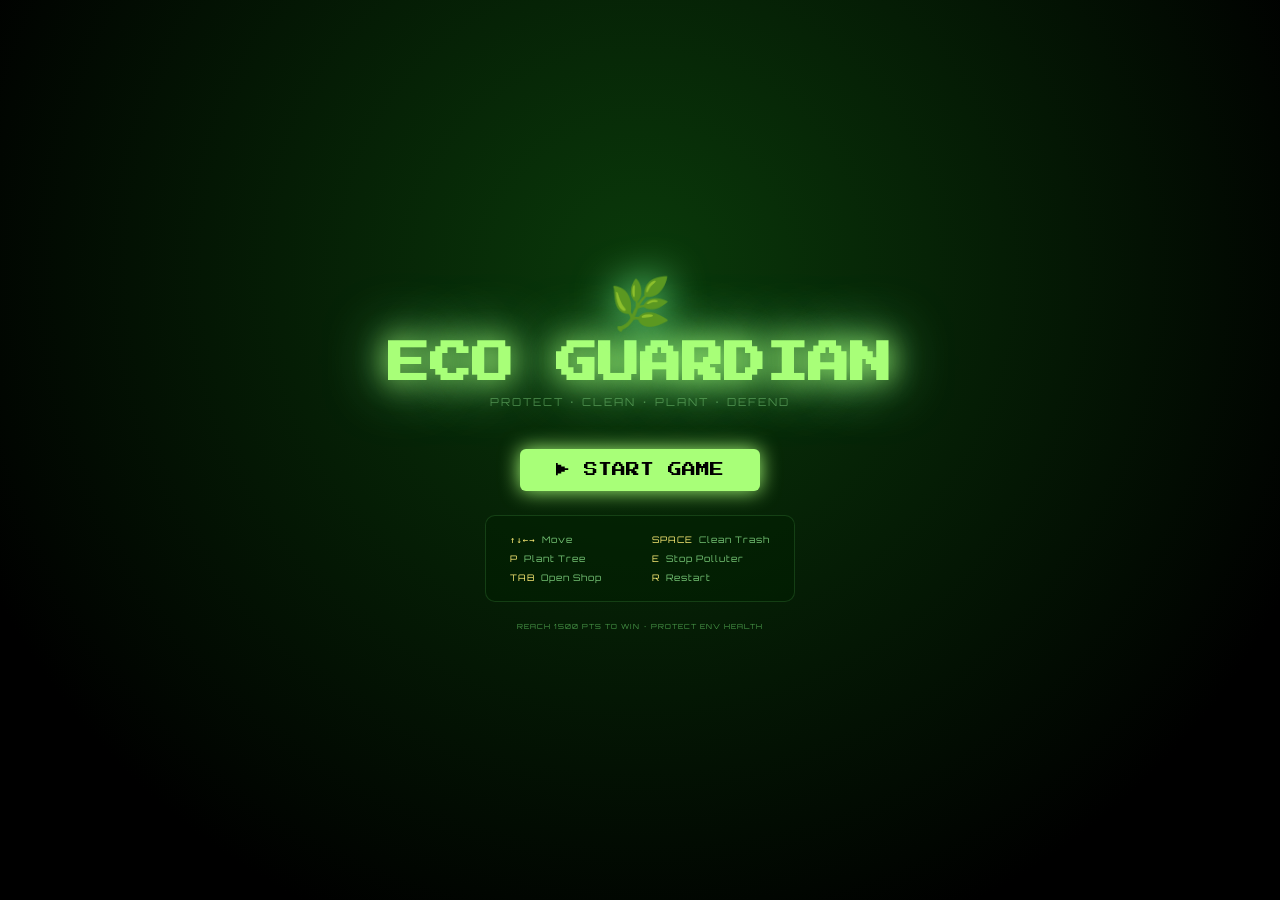
<file: game.html>
<!DOCTYPE html>
<html lang="en">
<head>
<meta charset="UTF-8">
<title>🌿 Eco Guardian</title>
<link href="https://fonts.googleapis.com/css2?family=Press+Start+2P&family=Orbitron:wght@400;700;900&display=swap" rel="stylesheet">
<style>
*{margin:0;padding:0;box-sizing:border-box}
:root{
  --green:#a8ff78;--dark-green:#0a1f0a;--mid-green:#3a9a3a;
  --yellow:#ffee77;--red:#ff4444;--blue:#78c0ff;
}
html,body{width:100%;height:100%;overflow:hidden;background:#000}
body{
  display:flex;flex-direction:column;align-items:center;justify-content:center;
  font-family:'Orbitron',monospace;
  background:radial-gradient(ellipse at 50% 0%,#0a2f0a,#000 70%);
}

/* TITLE SCREEN */
#titleScreen{
  position:fixed;inset:0;z-index:100;
  display:flex;flex-direction:column;align-items:center;justify-content:center;
  background:radial-gradient(ellipse at 50% 30%,#0a3a0a,#000 80%);
}
#titleScreen h1{
  font-family:'Press Start 2P',monospace;
  font-size:clamp(20px,4vw,42px);
  color:var(--green);
  text-shadow:0 0 30px var(--green),0 0 60px #78ff95;
  margin-bottom:10px;
  animation:pulse 2s ease-in-out infinite;
}
@keyframes pulse{0%,100%{text-shadow:0 0 30px var(--green),0 0 60px #78ff95}50%{text-shadow:0 0 60px var(--green),0 0 120px #78ff95,0 0 200px #a8ff7844}}
#titleScreen p{color:#78c87888;font-size:11px;letter-spacing:2px;margin-bottom:40px}
.startBtn{
  font-family:'Press Start 2P',monospace;font-size:14px;
  color:#000;background:var(--green);
  border:none;padding:14px 36px;border-radius:6px;cursor:pointer;
  box-shadow:0 0 20px var(--green);
  animation:bounce 1s ease-in-out infinite alternate;
  transition:transform 0.1s;
}
.startBtn:hover{transform:scale(1.08)}
@keyframes bounce{from{transform:translateY(0)}to{transform:translateY(-6px)}}
.titleInstructions{
  margin-top:30px;display:grid;grid-template-columns:1fr 1fr;gap:8px 24px;
  border:1px solid #4a9a4a44;border-radius:10px;padding:18px 24px;
  background:rgba(0,30,0,0.5);
}
.titleInstructions div{font-size:9px;color:#78c878;letter-spacing:1px}
.titleInstructions span{color:var(--yellow);margin-right:6px}

/* GAME WRAPPER */
#gameWrapper{
  display:none;flex-direction:column;align-items:center;
  width:100%;
}

/* TOP HUD */
#topHud{
  display:flex;gap:10px;align-items:stretch;margin-bottom:8px;
  width:760px;max-width:100vw;
}
.hudPanel{
  background:rgba(0,20,0,0.85);
  border:1px solid #4a9a4a55;border-radius:8px;
  padding:6px 12px;
  font-size:9px;color:var(--green);
  text-shadow:0 0 6px #78ff95;
  display:flex;flex-direction:column;align-items:center;justify-content:center;
  gap:3px;
}
.hudPanel .label{font-size:7px;color:#4a9a4a;letter-spacing:1px}
.hudPanel .val{font-size:12px;font-weight:900;color:var(--green)}
#healthPanel{flex:2}
#healthBarWrap{width:100%;height:12px;background:#0a2a0a;border-radius:20px;overflow:hidden;border:1px solid #3a7a3a}
#healthBar{height:100%;width:100%;border-radius:20px;transition:width .3s,background .4s;box-shadow:0 0 8px var(--green)}
#comboDisplay{flex:1;position:relative}
#comboText{font-family:'Press Start 2P',monospace;font-size:18px;color:var(--yellow);text-shadow:0 0 20px var(--yellow);transition:transform 0.1s}

/* CANVAS AREA */
#canvasArea{position:relative}
canvas{display:block;border-radius:10px;border:1px solid #4a9a4a55;box-shadow:0 0 40px #0a3a0a}
#overlayCanvas{position:absolute;top:0;left:0;pointer-events:none;border-radius:10px}

/* SHOP */
#shopPanel{
  position:absolute;top:0;left:0;width:100%;height:100%;
  background:rgba(0,10,0,0.92);border-radius:10px;
  display:none;flex-direction:column;align-items:center;justify-content:center;
  z-index:20;
}
#shopPanel h2{font-family:'Press Start 2P',monospace;font-size:16px;color:var(--green);margin-bottom:20px;text-shadow:0 0 20px var(--green)}
.shopGrid{display:grid;grid-template-columns:1fr 1fr 1fr;gap:12px;padding:0 20px}
.shopItem{
  background:rgba(0,40,0,0.8);border:1px solid #4a9a4a;border-radius:8px;
  padding:14px;cursor:pointer;transition:all 0.2s;text-align:center;
}
.shopItem:hover{border-color:var(--green);box-shadow:0 0 12px #78ff9544;transform:translateY(-2px)}
.shopItem.maxed{border-color:#555;opacity:0.5;cursor:not-allowed}
.shopItem .sIcon{font-size:24px;margin-bottom:8px}
.shopItem .sName{font-size:8px;color:var(--green);letter-spacing:1px;margin-bottom:4px}
.shopItem .sDesc{font-size:7px;color:#4a9a4a;margin-bottom:8px;line-height:1.4}
.shopItem .sCost{font-size:9px;color:var(--yellow);font-family:'Press Start 2P',monospace}
.shopItem .sLevel{font-size:7px;color:#78c878;margin-top:4px}
#shopClose{
  margin-top:20px;font-family:'Press Start 2P',monospace;font-size:10px;
  color:#000;background:var(--green);border:none;padding:10px 24px;
  border-radius:6px;cursor:pointer;box-shadow:0 0 12px var(--green);
}

/* BOTTOM HUD */
#bottomHud{
  display:flex;gap:8px;margin-top:8px;flex-wrap:wrap;justify-content:center;width:760px;max-width:100vw;
}
.keyBtn{
  background:rgba(0,30,0,0.8);border:1px solid #4a9a4a;border-radius:6px;
  padding:5px 12px;font-size:9px;color:var(--green);cursor:pointer;
  transition:all 0.15s;position:relative;overflow:hidden;
  min-width:80px;text-align:center;
}
.keyBtn:hover{border-color:var(--green);box-shadow:0 0 8px #78ff9544}
.keyBtn .kKey{display:block;font-family:'Press Start 2P',monospace;font-size:8px;color:var(--yellow);margin-bottom:2px}
.keyBtn .kLabel{display:block;font-size:7px;color:#78c878}
.cooldownOverlay{
  position:absolute;bottom:0;left:0;height:3px;background:var(--green);
  box-shadow:0 0 6px var(--green);transition:width 0.05s linear;
}

/* WEATHER INDICATOR */
#weatherBadge{
  position:absolute;top:8px;left:12px;font-size:11px;
  background:rgba(0,20,0,0.7);border:1px solid #4a9a4a44;border-radius:6px;
  padding:3px 8px;color:#78c878;z-index:5;
}
#dayBadge{
  position:absolute;top:8px;right:12px;font-size:9px;
  background:rgba(0,20,0,0.7);border:1px solid #4a9a4a44;border-radius:6px;
  padding:3px 8px;color:#ffee7788;z-index:5;
  font-family:'Press Start 2P',monospace;
}
</style>
</head>
<body>

<!-- TITLE SCREEN -->
<div id="titleScreen">
  <div style="font-size:50px;margin-bottom:10px;filter:drop-shadow(0 0 20px #78ff95)">🌿</div>
  <h1>ECO GUARDIAN</h1>
  <p>PROTECT · CLEAN · PLANT · DEFEND</p>
  <button class="startBtn" onclick="startGame()">▶ START GAME</button>
  <div class="titleInstructions" style="margin-top:24px">
    <div><span>↑↓←→</span>Move</div>
    <div><span>SPACE</span>Clean Trash</div>
    <div><span>P</span>Plant Tree</div>
    <div><span>E</span>Stop Polluter</div>
    <div><span>TAB</span>Open Shop</div>
    <div><span>R</span>Restart</div>
  </div>
  <div style="margin-top:20px;font-size:7px;color:#4a9a4a;letter-spacing:1px">REACH 1500 PTS TO WIN · PROTECT ENV HEALTH</div>
</div>

<!-- GAME -->
<div id="gameWrapper">
  <div id="topHud">
    <div class="hudPanel">
      <div class="label">SCORE</div>
      <div class="val" id="scoreVal">0</div>
    </div>
    <div class="hudPanel" id="healthPanel">
      <div style="display:flex;justify-content:space-between;width:100%;align-items:center">
        <div class="label">ENV HEALTH</div>
        <div class="label" id="healthPct">100%</div>
      </div>
      <div id="healthBarWrap"><div id="healthBar"></div></div>
    </div>
    <div class="hudPanel">
      <div class="label">LEVEL</div>
      <div class="val" id="levelVal">1</div>
    </div>
    <div class="hudPanel">
      <div class="label">TREES</div>
      <div class="val" id="treesVal">0</div>
    </div>
    <div class="hudPanel" id="comboDisplay">
      <div class="label">COMBO</div>
      <div id="comboText">x1</div>
    </div>
  </div>

  <div id="canvasArea">
    <canvas id="gameCanvas" width="760" height="430"></canvas>
    <canvas id="overlayCanvas" width="760" height="430"></canvas>
    <div id="weatherBadge">☀️ Clear</div>
    <div id="dayBadge">DAY 1</div>

    <!-- SHOP PANEL -->
    <div id="shopPanel">
      <h2>🛒 ECO SHOP</h2>
      <div class="shopGrid" id="shopGrid"></div>
      <button id="shopClose" onclick="closeShop()">CLOSE [TAB]</button>
    </div>
  </div>

  <div id="bottomHud">
    <div class="keyBtn" onclick="tryClean()">
      <span class="kKey">SPACE</span><span class="kLabel">Clean</span>
      <div class="cooldownOverlay" id="cdClean" style="width:100%"></div>
    </div>
    <div class="keyBtn" onclick="plantTree()">
      <span class="kKey">P</span><span class="kLabel">Plant</span>
      <div class="cooldownOverlay" id="cdPlant" style="width:100%"></div>
    </div>
    <div class="keyBtn" onclick="stopEnemy()">
      <span class="kKey">E</span><span class="kLabel">Stop</span>
      <div class="cooldownOverlay" id="cdEnemy" style="width:100%"></div>
    </div>
    <div class="keyBtn" onclick="openShop()">
      <span class="kKey">TAB</span><span class="kLabel">Shop</span>
    </div>
    <div class="keyBtn" id="dayNightBtn">
      <span class="kKey">TIME</span><span class="kLabel" id="timeLabel">Day</span>
    </div>
  </div>
</div>

<script>
// ===================== AUDIO ENGINE =====================
const AC = new (window.AudioContext || window.webkitAudioContext)();
function playTone(freq, type, dur, vol=0.15, detune=0) {
  try {
    const o = AC.createOscillator();
    const g = AC.createGain();
    o.connect(g); g.connect(AC.destination);
    o.type = type; o.frequency.value = freq; o.detune.value = detune;
    g.gain.setValueAtTime(vol, AC.currentTime);
    g.gain.exponentialRampToValueAtTime(0.001, AC.currentTime + dur);
    o.start(); o.stop(AC.currentTime + dur);
  } catch(e){}
}
function sfxClean()  { playTone(440,'sine',0.15,0.15); playTone(880,'sine',0.1,0.08,0); }
function sfxPlant()  { playTone(330,'sine',0.2,0.12); playTone(495,'sine',0.2,0.12,0); }
function sfxHit()    { playTone(120,'sawtooth',0.1,0.2); }
function sfxCombo()  { playTone(660,'sine',0.12,0.15); playTone(880,'sine',0.1,0.1,0); }
function sfxLevelUp(){ playTone(523,'sine',0.15); playTone(659,'sine',0.15,0.15,0); playTone(784,'sine',0.3,0.18,0); }
function sfxGameOver(){ playTone(220,'sawtooth',0.5,0.2); playTone(110,'sawtooth',0.8,0.2,0); }
function sfxWin()    { [523,659,784,1047].forEach((f,i) => setTimeout(()=>playTone(f,'sine',0.3,0.15),i*150)); }

// ===================== STATE =====================
const canvas = document.getElementById("gameCanvas");
const ctx    = canvas.getContext("2d");
const oCanvas = document.getElementById("overlayCanvas");
const octx    = oCanvas.getContext("2d");

let health=100, score=0, trees=0, level=1;
let gameOver=false, won=false, shopOpen=false, gameStarted=false;
let frame=0, dayFrame=0, dayLength=3600, isNight=false, dayCount=1;
let combo=1, comboTimer=0, lastAction=-999;
let shakeX=0, shakeY=0, shakePower=0;
let weather='clear', weatherTimer=0, weatherDuration=600;
let particles=[], floaters=[], raindrops=[];
let trashItems=[], plantsList=[], enemies=[];
let trashTimer=0, trashRate=220, enemyTimer=0, enemyRate=350;
let prevTime=0;

const UPGRADES = {
  speed:    {name:'Speed Boots',   icon:'👟', desc:'Move faster',       levels:[1,1.5,2.2,3],    costs:[0,40,90,160], cur:0},
  range:    {name:'Clean Range',   icon:'🧹', desc:'Bigger clean area',  levels:[40,60,85,120],   costs:[0,50,100,180], cur:0},
  damage:   {name:'Eco Punch',     icon:'👊', desc:'More enemy damage',  levels:[1,2,3,5],         costs:[0,45,95,170], cur:0},
  regen:    {name:'Nature Regen',  icon:'🌿', desc:'Trees heal faster',  levels:[0,0.5,1.2,2.5],  costs:[0,60,110,200], cur:0},
  multi:    {name:'Combo Master',  icon:'⚡', desc:'Combo lasts longer', levels:[60,100,160,250],  costs:[0,55,105,190], cur:0},
};

const keys={};
let player = {x:80,y:315,speed:4,walk:0,dir:1,cleaning:0,punching:0};
let cooldowns = {clean:0, plant:0, enemy:0};
let cdMax = {clean:30, plant:90, enemy:50};

let clouds=[{x:60,y:40,w:100},{x:300,y:25,w:80},{x:560,y:50,w:120}];

// ===================== INIT =====================
function startGame(){
  document.getElementById('titleScreen').style.display='none';
  document.getElementById('gameWrapper').style.display='flex';
  gameStarted=true;
  spawnTrash(); spawnTrash(); spawnTrash(); spawnTrash();
  spawnEnemy();
  updateHUD(); buildShop();
  requestAnimationFrame(gameLoop);
}

// ===================== AUDIO RESUME =====================
document.addEventListener('click', ()=>{ if(AC.state==='suspended') AC.resume(); });
document.addEventListener('keydown', e=>{
  if(AC.state==='suspended') AC.resume();
  keys[e.key]=true;
  if(!gameStarted) return;
  if(e.key==='Tab'){e.preventDefault(); shopOpen?closeShop():openShop(); return;}
  if(gameOver||won){ if(e.key.toLowerCase()==='r') location.reload(); return; }
  if(shopOpen) return;
  if(e.key===' '){e.preventDefault(); tryClean();}
  if(e.key.toLowerCase()==='p') plantTree();
  if(e.key.toLowerCase()==='e') stopEnemy();
});
document.addEventListener('keyup', e=>{ keys[e.key]=false; });

// ===================== SHOP =====================
function buildShop(){
  const grid = document.getElementById('shopGrid');
  grid.innerHTML='';
  Object.entries(UPGRADES).forEach(([k,u])=>{
    const isMax = u.cur >= u.levels.length-1;
    const cost = isMax ? '—' : u.costs[u.cur+1];
    const div = document.createElement('div');
    div.className = 'shopItem' + (isMax?' maxed':'');
    div.innerHTML = `<div class="sIcon">${u.icon}</div>
      <div class="sName">${u.name}</div>
      <div class="sDesc">${u.desc}</div>
      <div class="sCost">${isMax?'MAX':cost+' pts'}</div>
      <div class="sLevel">LV ${u.cur+1}/${u.levels.length}</div>`;
    if(!isMax) div.onclick = ()=>buyUpgrade(k);
    grid.appendChild(div);
  });
}
function openShop(){
  shopOpen=true;
  document.getElementById('shopPanel').style.display='flex';
  buildShop();
}
function closeShop(){
  shopOpen=false;
  document.getElementById('shopPanel').style.display='none';
}
function buyUpgrade(k){
  const u=UPGRADES[k];
  if(u.cur>=u.levels.length-1) return;
  const cost=u.costs[u.cur+1];
  if(score<cost){floatText(380,215,`Need ${cost} pts`,'#ff8844');sfxHit();return;}
  score-=cost; u.cur++; buildShop(); sfxLevelUp();
  floatText(380,215,`${u.icon} Upgraded!`,'#a8ff78');
  updateHUD();
}
function getUpgrade(k){ const u=UPGRADES[k]; return u.levels[u.cur]; }

// ===================== SPAWN =====================
function spawnTrash(){
  if(trashItems.length>=25) return;
  trashItems.push({x:30+Math.random()*700,y:322,type:Math.floor(Math.random()*4),bob:Math.random()*Math.PI*2});
}
function spawnEnemy(){
  if(enemies.length>=(2+Math.floor(level/2))) return;
  const fromRight=Math.random()<0.5;
  const rand=Math.random();
  enemies.push({
    x:fromRight?780:-40, y:308,
    speed:1.2+level*0.12,
    dir:fromRight?-1:1,
    trashTimer:0, treeTimer:0,
    hp:1+Math.floor(level/3), maxHp:1+Math.floor(level/3),
    flash:0, dirChangeFrame:0,
    behavior:rand<0.4?'trash':rand<0.8?'tree':'both',
    behaviorTime:Math.floor(Math.random()*200)
  });
}

// ===================== PARTICLES =====================
function burst(x,y,color,count=8,speed=2.5){
  for(let i=0;i<count;i++){
    const angle=(Math.PI*2/count)*i+Math.random()*0.5;
    particles.push({x,y,vx:Math.cos(angle)*(1+Math.random()*speed),vy:Math.sin(angle)*(1+Math.random()*speed),life:1,decay:0.025+Math.random()*0.025,color,size:3+Math.random()*4});
  }
  if(particles.length>150) particles.splice(0,particles.length-150);
}
function floatText(x,y,text,color='#a8ff78'){
  floaters.push({x,y,text,color,life:1,vy:-1.4});
}
function screenShake(power){
  shakePower=Math.max(shakePower,power);
}

// ===================== WEATHER =====================
const weathers=['clear','clear','rain','cloudy','foggy'];
function updateWeather(){
  weatherTimer++;
  if(weatherTimer>=weatherDuration){
    weather=weathers[Math.floor(Math.random()*weathers.length)];
    weatherDuration=400+Math.random()*800;
    weatherTimer=0;
    const icons={'clear':'☀️ Clear','rain':'🌧 Rain','cloudy':'☁️ Cloudy','foggy':'🌫 Foggy'};
    document.getElementById('weatherBadge').textContent=icons[weather];
    // rain spawns more trash
    if(weather==='rain') trashRate=Math.max(80,trashRate-60);
    else trashRate=Math.max(80,180-level*12);
  }
  // Raindrops
  if(weather==='rain'){
    if(Math.random()<0.3) raindrops.push({x:Math.random()*760,y:0,vy:8+Math.random()*4,life:1});
  }
  raindrops=raindrops.filter(r=>{r.y+=r.vy;r.life-=0.02;return r.life>0&&r.y<430;});
}

// ===================== DAY/NIGHT =====================
function updateDayNight(){
  dayFrame++;
  if(dayFrame>=dayLength){
    dayFrame=0; dayCount++;
    isNight=!isNight;
    document.getElementById('dayBadge').textContent=isNight?`NIGHT ${Math.ceil(dayCount/2)}`:`DAY ${Math.ceil(dayCount/2)}`;
    document.getElementById('timeLabel').textContent=isNight?'Night':'Day';
    showPopup(isNight?'🌙 Night Falls...':'☀️ Dawn Breaks!');
    // Night: enemies faster, health decays
    if(isNight){ enemies.forEach(e=>e.speed*=1.3); }
    else { enemies.forEach(e=>e.speed=Math.max(1.2,e.speed/1.3)); }
  }
}

// ===================== COMBO =====================
function addCombo(){
  const now=frame;
  const comboWindow=getUpgrade('multi');
  if(now-lastAction<comboWindow){ combo=Math.min(combo+1,8); sfxCombo(); }
  else combo=1;
  lastAction=now; comboTimer=comboWindow;
  const ct=document.getElementById('comboText');
  ct.textContent='x'+combo;
  ct.style.color=combo>=4?'#ff8844':combo>=2?'#ffee77':'#a8ff78';
  ct.style.transform=`scale(${1+combo*0.05})`;
  setTimeout(()=>ct.style.transform='scale(1)',200);
}

// ===================== ACTIONS =====================
function tryClean(){
  if(cooldowns.clean>0) return;
  cooldowns.clean=cdMax.clean;
  const range=getUpgrade('range');
  let cleaned=false;
  trashItems=trashItems.filter(t=>{
    const dx=Math.abs(player.x+10-t.x), dy=Math.abs(player.y+18-t.y);
    if(Math.max(dx,dy)<range){
      burst(t.x,t.y,'#a8ff78',10); sfxClean();
      const pts=Math.round(8*combo);
      floatText(t.x,t.y-10,`+${pts}${combo>1?' x'+combo:''}`, combo>1?'#ffee77':'#a8ff78');
      score+=pts; health=Math.min(100,health+3); cleaned=true; return false;
    }
    return true;
  });
  if(cleaned){ player.cleaning=25; addCombo(); updateHUD(); }
  else floatText(player.x,player.y-10,'miss!','#ff8844');
}
function plantTree(){
  if(cooldowns.plant>0) return;
  const cost=20+level*5;
  if(score<cost){floatText(player.x,player.y-10,`Need ${cost}pts`,'#ff8844');return;}
  cooldowns.plant=cdMax.plant;
  score-=cost; trees++;
  plantsList.push({x:player.x-10,y:player.y-10,age:0,hp:100,maxHp:100,flash:0});
  burst(player.x+10,player.y+10,'#78ff95',15); sfxPlant();
  floatText(player.x,player.y-10,'🌳 +Tree!','#78ff95');
  health=Math.min(100,health+7); addCombo(); updateHUD();
}
function stopEnemy(){
  if(cooldowns.enemy>0) return;
  cooldowns.enemy=cdMax.enemy;
  const dmg=getUpgrade('damage');
  let hit=false;
  enemies=enemies.filter(e=>{
    const dx=Math.abs(player.x+10-(e.x+10)), dy=Math.abs(player.y+18-(e.y+10));
    if(Math.max(dx,dy)<55){
      e.hp-=dmg; e.flash=15;
      burst(e.x+10,e.y+10,'#ff8844',10); sfxHit();
      const pts=Math.round(15*combo);
      floatText(e.x,e.y-10,`✊ +${pts}`,'#ffcc44');
      score+=pts; hit=true; player.punching=20; addCombo();
      if(e.hp<=0){
        burst(e.x+10,e.y+10,'#ff4444',20);
        floatText(e.x,e.y-20,'STOPPED!','#ff8844');
        return false;
      }
    }
    return true;
  });
  if(!hit) floatText(player.x,player.y-10,'too far!','#ff8844');
  else updateHUD();
}

// ===================== HUD =====================
function updateHUD(){
  document.getElementById('scoreVal').textContent=score;
  document.getElementById('treesVal').textContent=trees;
  document.getElementById('levelVal').textContent=level;
  const hp=Math.max(0,Math.min(100,health));
  document.getElementById('healthPct').textContent=Math.round(hp)+'%';
  const bar=document.getElementById('healthBar');
  bar.style.width=hp+'%';
  bar.style.background=hp>60?'linear-gradient(90deg,#78ff95,#a8ff78)':hp>30?'linear-gradient(90deg,#ffdd44,#ffaa22)':'linear-gradient(90deg,#ff4444,#ff2222)';
  // Cooldown bars
  const cleanPct=cooldowns.clean>0?(1-cooldowns.clean/cdMax.clean)*100:100;
  const plantPct=cooldowns.plant>0?(1-cooldowns.plant/cdMax.plant)*100:100;
  const enemyPct=cooldowns.enemy>0?(1-cooldowns.enemy/cdMax.enemy)*100:100;
  document.getElementById('cdClean').style.width=cleanPct+'%';
  document.getElementById('cdPlant').style.width=plantPct+'%';
  document.getElementById('cdEnemy').style.width=enemyPct+'%';
}

// ===================== POPUP =====================
let popupEl=null, popTimer=0;
function showPopup(msg){
  if(!popupEl){ popupEl=document.createElement('div'); popupEl.style.cssText='position:absolute;top:50%;left:50%;transform:translate(-50%,-50%);font-family:"Press Start 2P",monospace;font-size:20px;color:#fff;text-shadow:0 0 20px #a8ff78;pointer-events:none;white-space:nowrap;z-index:30;transition:opacity .3s'; document.getElementById('canvasArea').appendChild(popupEl); }
  popupEl.textContent=msg; popupEl.style.opacity='1'; popTimer=140;
}

// ===================== LEVEL =====================
function checkLevel(){
  const nextLevel=1+Math.floor(Math.log((score/60)+1)*3);
  if(nextLevel>level){
    level=nextLevel; sfxLevelUp(); screenShake(6);
    showPopup('⬆ LEVEL '+level+'!');
    burst(380,215,'#a8ff78',25,3); burst(380,215,'#ffee77',25,3);
    trashRate=Math.max(80,180-level*12);
    updateHUD();
  }
}

// ===================== DRAWING =====================
function getSkyColor(){
  const t=dayFrame/dayLength;
  if(isNight){
    return ['#010810','#02122a'];
  }
  if(t<0.1){ // dawn
    const f=t/0.1;
    return [`rgb(${Math.floor(10+f*20)},${Math.floor(20+f*30)},${Math.floor(40+f*20)})`,`rgb(${Math.floor(20+f*30)},${Math.floor(60+f*60)},${Math.floor(50+f*30)})`];
  }
  if(t>0.8){ // dusk
    const f=(t-0.8)/0.2;
    return [`rgb(${Math.floor(30-f*20)},${Math.floor(50-f*30)},${Math.floor(60-f*20)})`,`rgb(${Math.floor(50-f*30)},${Math.floor(120-f*60)},${Math.floor(80-f*30)})`];
  }
  return ['#0d3a20','#1a6c38'];
}

function drawBackground(){
  const [sky1,sky2]=getSkyColor();
  const skyG=ctx.createLinearGradient(0,0,0,300);
  skyG.addColorStop(0,sky1); skyG.addColorStop(1,sky2);
  ctx.fillStyle=skyG; ctx.fillRect(0,0,760,300);

  // Stars (night)
  if(isNight){
    ctx.fillStyle='rgba(255,255,255,0.8)';
    for(let i=0;i<60;i++){
      const sx=(i*137)%760, sy=(i*97)%200;
      const twinkle=Math.sin(frame*0.05+i)*0.4+0.6;
      ctx.globalAlpha=twinkle*0.9;
      ctx.fillRect(sx,sy,1.5,1.5);
    }
    // Moon
    ctx.globalAlpha=1;
    ctx.fillStyle='#ffffee';
    ctx.beginPath(); ctx.arc(660,60,22,0,Math.PI*2); ctx.fill();
    ctx.fillStyle=sky1; ctx.beginPath(); ctx.arc(672,55,18,0,Math.PI*2); ctx.fill();
  } else {
    // Sun
    ctx.globalAlpha=1;
    const sunX=80+((dayFrame/dayLength)*600);
    ctx.fillStyle='rgba(255,240,120,0.15)';
    ctx.beginPath(); ctx.arc(sunX,55,40,0,Math.PI*2); ctx.fill();
    ctx.fillStyle='#ffee88';
    ctx.beginPath(); ctx.arc(sunX,55,22,0,Math.PI*2); ctx.fill();
    ctx.fillStyle='#ffdd44';
    ctx.beginPath(); ctx.arc(sunX,55,16,0,Math.PI*2); ctx.fill();
  }
  ctx.globalAlpha=1;

  // Ground
  const gr=ctx.createLinearGradient(0,340,0,430);
  gr.addColorStop(0, isNight?'#1a4a1a':'#2d7a2d');
  gr.addColorStop(1, isNight?'#0a2a0a':'#1a4a1a');
  ctx.fillStyle=gr; ctx.fillRect(0,340,760,90);

  // Grass
  ctx.fillStyle=isNight?'#1a6a1a':'#3a9a3a';
  ctx.fillRect(0,336,760,14);
  ctx.fillStyle=isNight?'#228822':'#4dbb4d';
  for(let gx=10;gx<760;gx+=22){
    ctx.beginPath(); ctx.moveTo(gx,336); ctx.lineTo(gx+4,326+Math.sin(gx)*3); ctx.lineTo(gx+8,336); ctx.fill();
  }

  // Fog overlay
  if(weather==='foggy'){
    ctx.fillStyle='rgba(200,220,200,0.12)';
    ctx.fillRect(0,0,760,430);
  }
}

function drawClouds(){
  const alpha=weather==='cloudy'?0.25:weather==='rain'?0.35:0.1;
  clouds.forEach(c=>{
    ctx.fillStyle=`rgba(200,255,200,${alpha})`;
    ctx.beginPath(); ctx.ellipse(c.x+c.w/2,c.y+15,c.w/2,14,0,0,Math.PI*2); ctx.fill();
    ctx.beginPath(); ctx.ellipse(c.x+c.w*0.3,c.y+20,c.w*0.35,12,0,0,Math.PI*2); ctx.fill();
    ctx.beginPath(); ctx.ellipse(c.x+c.w*0.7,c.y+20,c.w*0.3,10,0,0,Math.PI*2); ctx.fill();
    c.x+=weather==='cloudy'?0.5:0.25; if(c.x>780) c.x=-c.w;
  });
}

function drawRain(){
  ctx.strokeStyle='rgba(150,200,255,0.4)'; ctx.lineWidth=1.2;
  raindrops.forEach(r=>{
    ctx.globalAlpha=r.life*0.6;
    ctx.beginPath(); ctx.moveTo(r.x,r.y); ctx.lineTo(r.x-1,r.y+10); ctx.stroke();
  });
  ctx.globalAlpha=1;
}

function drawTree(p){
  const age=Math.min((p.age||0)/180,1);
  const h=22+32*age, bw=14+22*age;
  const sway=Math.sin((p.age||0)*0.04)*2.5*age;
  const hpPct=(p.hp||100)/(p.maxHp||100);

  ctx.save();
  ctx.translate(p.x+sway,0);
  if(p.flash>0){ ctx.globalAlpha=0.6+Math.sin(p.flash*0.3)*0.4; p.flash--; }

  // Trunk
  ctx.fillStyle='#6a3a12'; ctx.fillRect(bw/2-4,p.y+h-10,8,16);
  ctx.fillStyle='#7a4a1a'; ctx.fillRect(bw/2-3,p.y+h-10,3,14);

  // Shadow under tree
  ctx.fillStyle='rgba(0,0,0,0.12)'; ctx.beginPath(); ctx.ellipse(bw/2,p.y+h+4,bw*0.5,4,0,0,Math.PI*2); ctx.fill();

  // Leaves
  const gl=Math.floor(100+age*80-(1-hpPct)*50);
  const nightTint=isNight?0.7:1;
  ctx.fillStyle=`rgba(${Math.floor(30*nightTint)},${Math.floor(gl*nightTint)},${Math.floor(30*nightTint)},0.95)`;
  ctx.beginPath(); ctx.arc(bw/2,p.y+h*0.35,bw*0.62,0,Math.PI*2); ctx.fill();
  ctx.fillStyle=`rgba(${Math.floor(50*nightTint)},${Math.floor((gl+30)*nightTint)},${Math.floor(50*nightTint)},0.88)`;
  ctx.beginPath(); ctx.arc(bw/2-5,p.y+h*0.52,bw*0.48,0,Math.PI*2); ctx.fill();
  ctx.beginPath(); ctx.arc(bw/2+6,p.y+h*0.52,bw*0.46,0,Math.PI*2); ctx.fill();

  // HP bar
  if(hpPct<1){
    const bw2=bw*1.1, bh=4, fx=(hpPct)*bw2;
    ctx.fillStyle='rgba(0,0,0,0.6)'; ctx.fillRect(p.x-sway+bw/2-bw2/2,p.y-12,bw2,bh);
    ctx.fillStyle=hpPct>0.5?'#78ff95':hpPct>0.2?'#ffdd44':'#ff4444';
    ctx.fillRect(p.x-sway+bw/2-bw2/2,p.y-12,fx,bh);
  }
  ctx.globalAlpha=1; ctx.restore();
  p.age=(p.age||0)+1;
}

const trashColors=[[['#c8a020','#906010'],['#c8a020'],2],[['#cc3030','#aaa'],['#ff7070'],1],[['#60c0cc','#80e0ee44'],['#8888aa'],0]];
function drawTrashItem(t){
  const bob=Math.sin(t.bob+Date.now()/600)*2;
  ctx.save(); ctx.translate(t.x,t.y+bob);
  if(t.type===0){ // bag
    ctx.fillStyle='#c8a020'; ctx.fillRect(-8,-10,16,18);
    ctx.strokeStyle='#906010'; ctx.lineWidth=1; ctx.strokeRect(-8,-10,16,18);
    ctx.beginPath(); ctx.moveTo(-4,-10); ctx.quadraticCurveTo(0,-18,4,-10); ctx.stroke();
  } else if(t.type===1){ // can
    ctx.fillStyle='#cc3030'; ctx.fillRect(-5,-12,10,18);
    ctx.fillStyle='#aaa'; ctx.fillRect(-6,-14,12,5); ctx.fillRect(-6,6,12,3);
    ctx.fillStyle='#ff7070'; ctx.fillRect(-3,-10,3,12);
  } else if(t.type===2){ // bottle
    ctx.fillStyle='#60c0cc'; ctx.fillRect(-4,-14,8,22);
    ctx.fillStyle='rgba(128,224,238,0.27)'; ctx.fillRect(-2,-12,3,14);
    ctx.fillStyle='#8888aa'; ctx.fillRect(-3,-18,6,6);
  } else { // plastic bag
    ctx.fillStyle='rgba(220,240,255,0.7)'; ctx.fillRect(-7,-12,14,18);
    ctx.strokeStyle='rgba(160,200,255,0.8)'; ctx.lineWidth=0.8; ctx.strokeRect(-7,-12,14,18);
    ctx.beginPath(); ctx.moveTo(-3,-12); ctx.quadraticCurveTo(0,-20,3,-12); ctx.stroke();
  }
  ctx.restore(); t.bob+=0.02;
}

function drawEnemy(e){
  ctx.save(); ctx.translate(e.x+12,e.y);
  if(e.dir===-1) ctx.scale(-1,1);

  // Behavior icon
  const icons={'trash':'🗑️','tree':'🪓','both':'💀'};
  ctx.font='13px serif'; ctx.textAlign='center';
  ctx.shadowColor='#ff4444'; ctx.shadowBlur=8;
  ctx.fillText(icons[e.behavior]||'🗑️',0,-36);
  ctx.shadowBlur=0; ctx.textAlign='left';

  const fl=e.flash>0;
  // Body
  ctx.fillStyle=fl?'#ff5555':'#aa1a1a'; ctx.fillRect(-12,0,24,22);
  // Head
  ctx.fillStyle=fl?'#ff8888':'#cc3030';
  ctx.beginPath(); ctx.arc(0,-8,11,0,Math.PI*2); ctx.fill();
  // Eyes
  ctx.fillStyle='#ffff00'; ctx.fillRect(-7,-12,5,5); ctx.fillRect(2,-12,5,5);
  ctx.fillStyle='#000'; ctx.fillRect(-6,-11,3,3); ctx.fillRect(3,-11,3,3);
  // Horns
  ctx.fillStyle='#ff5500';
  ctx.beginPath(); ctx.moveTo(-8,-17); ctx.lineTo(-5,-25); ctx.lineTo(-1,-17); ctx.fill();
  ctx.beginPath(); ctx.moveTo(2,-17); ctx.lineTo(5,-25); ctx.lineTo(9,-17); ctx.fill();
  // HP
  const hpPct=e.hp/e.maxHp;
  const bw=30, bh=4, bx=-15;
  ctx.fillStyle='rgba(0,0,0,0.6)'; ctx.fillRect(bx,-28,bw,bh);
  ctx.fillStyle=hpPct>0.5?'#ff4444':hpPct>0.2?'#ff8844':'#ffaa00';
  ctx.fillRect(bx,-28,bw*hpPct,bh);

  ctx.restore();
  if(e.flash>0) e.flash--;
}

function drawPlayer(){
  const walkOff=Math.sin(player.walk)*5;
  ctx.save();
  ctx.translate(player.x+shakeX,player.y+shakeY);
  if(player.dir<0) ctx.scale(-1,1);

  // Shadow
  ctx.fillStyle='rgba(0,0,0,0.18)'; ctx.beginPath(); ctx.ellipse(10,38,13,4,0,0,Math.PI*2); ctx.fill();

  // Legs
  ctx.fillStyle='#1a3399';
  ctx.fillRect(5,24,8,13+(walkOff>0?2:0)); ctx.fillRect(14,24,8,13-(walkOff>0?2:0));
  // Shoes
  ctx.fillStyle='#111';
  ctx.fillRect(3,36+(walkOff>0?2:0),11,5); ctx.fillRect(13,36-(walkOff>0?2:0),11,5);

  // Body
  ctx.fillStyle=player.cleaning>0?'#88ff88':'#2a8a2a';
  ctx.fillRect(4,10,18,16);
  // Shirt collar
  ctx.fillStyle='#1a6a1a'; ctx.fillRect(7,10,10,3);
  // ♻ on shirt
  ctx.fillStyle='#a8ff78'; ctx.font='bold 10px Arial'; ctx.fillText('♻',7,24);

  // Arms
  ctx.fillStyle='#2a8a2a';
  if(player.cleaning>0){
    ctx.fillRect(-5,6,8,14); ctx.fillRect(23,6,8,14);
  } else if(player.punching>0){
    ctx.fillRect(-8,8,10,10); ctx.fillRect(23,10,8,10); player.punching--;
  } else {
    ctx.fillRect(-4,12+walkOff,8,11); ctx.fillRect(22,12-walkOff,8,11);
  }
  // Hands
  ctx.fillStyle='#ffcc99';
  ctx.beginPath(); ctx.arc(-1,22+(player.cleaning?-10:player.punching?-4:walkOff),4.5,0,Math.PI*2); ctx.fill();
  ctx.beginPath(); ctx.arc(27,22+(player.cleaning?-10:player.punching?-4:-walkOff),4.5,0,Math.PI*2); ctx.fill();

  // Head
  ctx.fillStyle='#ffcc99'; ctx.beginPath(); ctx.arc(13,2,10,0,Math.PI*2); ctx.fill();
  // Hair
  ctx.fillStyle='#332200'; ctx.fillRect(3,-7,20,9); ctx.beginPath(); ctx.arc(13,-5,10,Math.PI,0); ctx.fill();
  // Eyes
  ctx.fillStyle='white'; ctx.fillRect(7,-2,5,5); ctx.fillRect(15,-2,5,5);
  ctx.fillStyle='#1a1a88'; ctx.fillRect(9,-1,3,3); ctx.fillRect(17,-1,3,3);
  // Smile
  ctx.strokeStyle='#993311'; ctx.lineWidth=1.5;
  ctx.beginPath(); ctx.arc(13,4,4,0.3,Math.PI-0.3); ctx.stroke();

  // Cleaning fx
  if(player.cleaning>0){
    ctx.fillStyle=`rgba(168,255,120,${player.cleaning/25})`;
    ctx.font='16px serif'; ctx.fillText('✨',-10,-14); ctx.fillText('✨',22,-14);
    player.cleaning--;
  }
  ctx.restore();
}

function drawMinimap(){
  const mx=650, my=340, mw=96, mh=60;
  octx.clearRect(0,0,760,430);
  octx.fillStyle='rgba(0,15,0,0.75)'; octx.strokeStyle='#4a9a4a55';
  octx.beginPath(); octx.roundRect(mx,my,mw,mh,6); octx.fill(); octx.stroke();
  octx.font='6px monospace'; octx.fillStyle='#4a9a4a'; octx.fillText('MAP',mx+3,my+8);
  // scale: game is 760x430, map is 96x60
  const sx=mw/760, sy=mh/430;
  // Trash
  octx.fillStyle='#c8a020';
  trashItems.forEach(t=>{ octx.fillRect(mx+t.x*sx,my+t.y*sy,2,2); });
  // Trees
  octx.fillStyle='#3a9a3a';
  plantsList.forEach(p=>{ octx.fillRect(mx+p.x*sx,my+p.y*sy,3,4); });
  // Enemies
  octx.fillStyle='#ff4444';
  enemies.forEach(e=>{ octx.fillRect(mx+e.x*sx,my+e.y*sy,3,3); });
  // Player
  octx.fillStyle='#78ff95';
  octx.fillRect(mx+player.x*sx-1,my+player.y*sy-1,4,4);
}

function drawOverlay(msg,sub,col){
  ctx.fillStyle='rgba(0,0,0,0.72)'; ctx.fillRect(0,0,760,430);
  ctx.font="bold 32px 'Press Start 2P',monospace";
  ctx.textAlign='center'; ctx.fillStyle=col;
  ctx.shadowColor=col; ctx.shadowBlur=40;
  ctx.fillText(msg,380,170);
  ctx.shadowBlur=0; ctx.font="12px 'Press Start 2P',monospace";
  ctx.fillStyle='#fff'; ctx.fillText(sub,380,220);
  ctx.font='13px Orbitron,monospace'; ctx.fillStyle='#aaa';
  ctx.fillText('Press R to restart',380,260);
  ctx.textAlign='left';
}

// ===================== MAIN LOOP =====================
function gameLoop(time){
  frame++;
  // Screen shake decay
  if(shakePower>0){ shakeX=(Math.random()-0.5)*shakePower; shakeY=(Math.random()-0.5)*shakePower; shakePower*=0.85; if(shakePower<0.3){shakeX=0;shakeY=0;shakePower=0;} }

  ctx.save(); ctx.translate(shakeX,shakeY);
  ctx.clearRect(-10,-10,780,450);
  drawBackground(); drawClouds();
  if(weather==='rain') drawRain();
  plantsList.forEach(drawTree);

  if(!gameOver&&!won&&!shopOpen){
    // Cooldowns
    Object.keys(cooldowns).forEach(k=>{ if(cooldowns[k]>0) cooldowns[k]--; });
    // Combo timer
    if(comboTimer>0){ comboTimer--; if(comboTimer<=0){ combo=1; document.getElementById('comboText').textContent='x1'; document.getElementById('comboText').style.color='#a8ff78'; } }
    // Movement
    const sp=getUpgrade('speed')*(1+(level-1)*0.08);
    let moving=false;
    if(keys['ArrowRight']){ player.x=Math.min(720,player.x+sp); player.dir=1; moving=true; }
    if(keys['ArrowLeft']) { player.x=Math.max(0,player.x-sp);  player.dir=-1;moving=true; }
    if(keys['ArrowUp'])   { player.y=Math.max(260,player.y-sp); moving=true; }
    if(keys['ArrowDown']) { player.y=Math.min(325,player.y+sp); moving=true; }
    if(moving) player.walk+=0.25;
    // Spawn
    trashTimer++; if(trashTimer>=trashRate){ spawnTrash(); trashTimer=0; }
    enemyTimer++; if(enemyTimer>=enemyRate){ spawnEnemy(); enemyTimer=0; }
    // Enemies
    enemies.forEach(e=>{
      e.x+=e.speed*e.dir*(isNight?1.2:1);
      if(e.x<-45) e.dir=1; if(e.x>755) e.dir=-1;
      e.dirChangeFrame++; if(e.dirChangeFrame>250+Math.random()*200){ e.dir*=-1; e.dirChangeFrame=0; }
      e.behaviorTime++; if(e.behaviorTime>800){ const r=Math.random(); e.behavior=r<0.4?'trash':r<0.8?'tree':'both'; e.behaviorTime=0; e.trashTimer=0; e.treeTimer=0; }
      if(e.behavior==='trash'||e.behavior==='both'){
        e.trashTimer++; if(e.trashTimer>=270&&trashItems.length<25){ trashItems.push({x:e.x+5,y:322,type:Math.floor(Math.random()*4),bob:Math.random()*Math.PI*2}); health=Math.max(0,health-1); screenShake(3); burst(e.x+5,322,'#cc2222',5); e.trashTimer=0; }
      }
      if(e.behavior==='tree'||e.behavior==='both'){
        for(let j=plantsList.length-1;j>=0;j--){
          const tree=plantsList[j];
          const dx=Math.abs(e.x+10-tree.x), dy=Math.abs(e.y+11-tree.y);
          if(Math.max(dx,dy)<38&&tree.age>60){
            tree.hp=Math.max(0,tree.hp-1); tree.flash=12;
            if(tree.hp<=0){ burst(tree.x,tree.y,'#ff4444',18); floatText(tree.x,tree.y-20,'Tree cut!','#ff8844'); plantsList.splice(j,1); trees=Math.max(0,trees-1); health=Math.max(0,health-6); screenShake(5); sfxHit(); updateHUD(); }
            break;
          }
        }
      }
    });
    // Health from trees
    const regenRate=getUpgrade('regen');
    if(frame%120===0&&plantsList.length>0) health=Math.min(100,health+plantsList.length*regenRate);
    // Night decay
    if(isNight&&frame%300===0) health=Math.max(0,health-1.2);
    // Slow natural decay
    if(frame%600===0) health=Math.max(0,health-0.3);
    updateWeather(); updateDayNight(); checkLevel(); updateHUD();

    if(health<=0){ gameOver=true; sfxGameOver(); screenShake(15); }
    if(score>=1500+level*200){ won=true; sfxWin(); }

    if(popTimer>0){ popTimer--; if(popTimer===0&&popupEl) popupEl.style.opacity='0'; }
  }

  trashItems.forEach(drawTrashItem);
  enemies.forEach(drawEnemy);
  drawPlayer();

  // Particles
  for(let i=particles.length-1;i>=0;i--){
    const p=particles[i]; p.x+=p.vx; p.y+=p.vy; p.vy+=0.06; p.life-=p.decay;
    if(p.life<=0){ particles.splice(i,1); continue; }
    ctx.globalAlpha=p.life; ctx.fillStyle=p.color;
    ctx.beginPath(); ctx.arc(p.x,p.y,p.size*p.life,0,Math.PI*2); ctx.fill();
    ctx.globalAlpha=1;
  }
  // Floaters
  floaters=floaters.filter(f=>{
    f.y+=f.vy; f.life-=0.018;
    ctx.globalAlpha=f.life;
    ctx.font="bold 12px 'Press Start 2P',monospace"; ctx.fillStyle=f.color;
    ctx.fillText(f.text,f.x,f.y); ctx.globalAlpha=1; return f.life>0;
  });

  ctx.restore();
  drawMinimap();

  if(gameOver) drawOverlay('GAME OVER','Planet lost... Score: '+score,'#ff4444');
  else if(won) drawOverlay('YOU WIN! 🌍','Planet saved! Score: '+score,'#a8ff78');

  requestAnimationFrame(gameLoop);
}
</script>
</body>
</html>
</file>
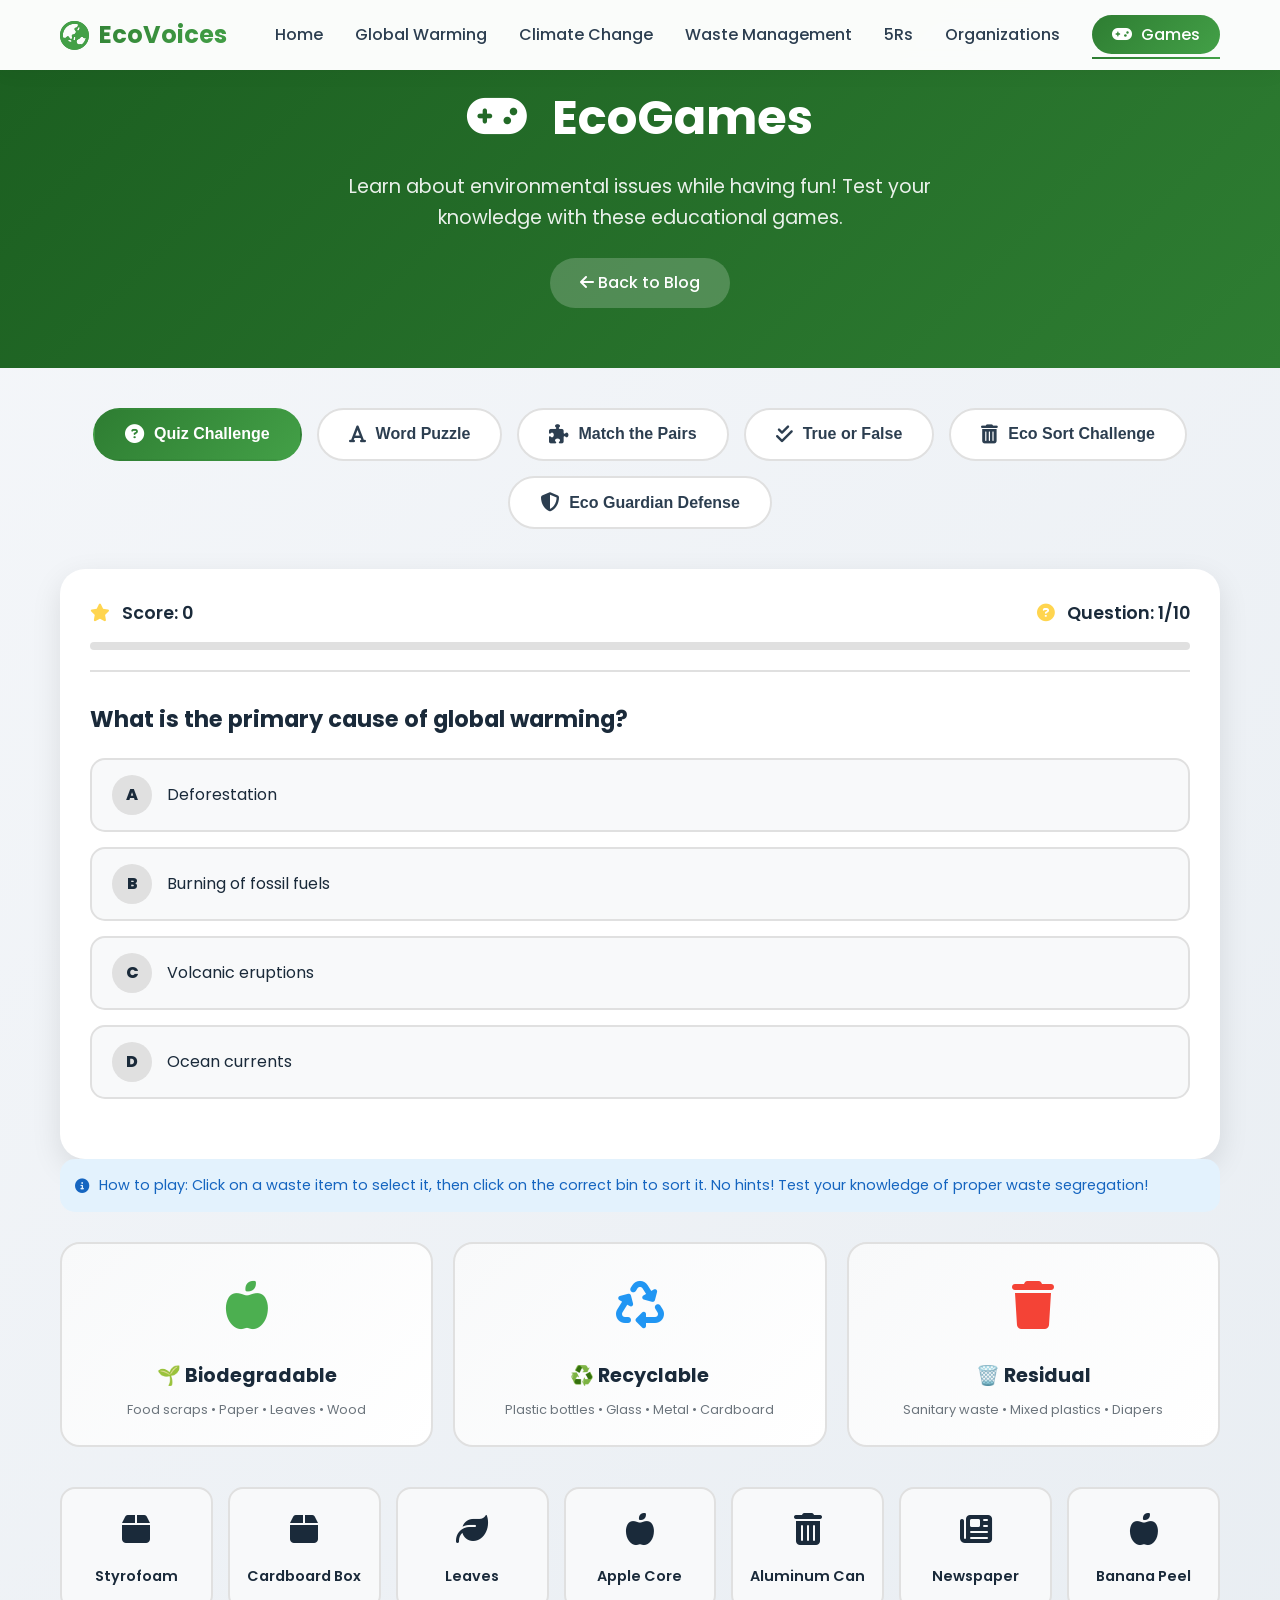
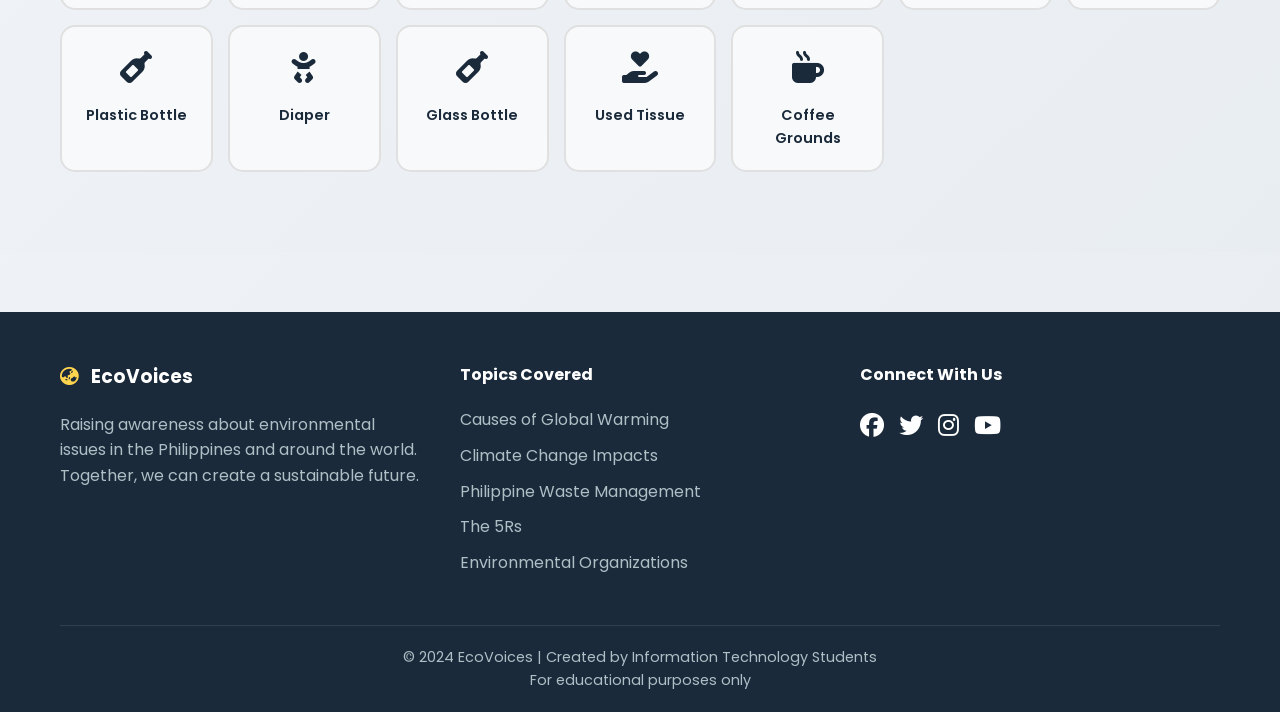
<file: games.html>
<!DOCTYPE html>
<html lang="en">
<head>
    <meta charset="UTF-8">
    <meta name="viewport" content="width=device-width, initial-scale=1.0">
    <title>EcoGames | Learn Environmental Issues Through Play</title>
    <link rel="stylesheet" href="style.css">
    <link href="https://fonts.googleapis.com/css2?family=Poppins:wght@300;400;500;600;700;800&display=swap" rel="stylesheet">
    <link rel="stylesheet" href="https://cdnjs.cloudflare.com/ajax/libs/font-awesome/6.5.1/css/all.min.css">
    <style>
        /* Games Page Specific Styles */
        .games-page {
            min-height: 100vh;
            background: linear-gradient(135deg, #f5f7fa 0%, #e8edf2 100%);
        }
        
        .games-header {
            background: linear-gradient(135deg, #1b5e20, #2e7d32);
            color: white;
            text-align: center;
            padding: 80px 20px 60px;
            margin-bottom: 40px;
        }
        
        .games-header h1 {
            font-size: 3rem;
            margin-bottom: 15px;
        }
        
        .games-header h1 i {
            margin-right: 15px;
        }
        
        .games-header p {
            font-size: 1.2rem;
            max-width: 600px;
            margin: 0 auto;
            opacity: 0.9;
            color: white;
        }
        
        .back-to-blog {
            display: inline-block;
            margin-top: 25px;
            padding: 12px 30px;
            background: rgba(255,255,255,0.2);
            color: white;
            text-decoration: none;
            border-radius: 50px;
            transition: all 0.3s ease;
            font-weight: 500;
        }
        
        .back-to-blog:hover {
            background: rgba(255,255,255,0.3);
            transform: translateY(-2px);
        }
        
        .games-wrapper {
            max-width: 1200px;
            margin: 0 auto;
            padding: 0 20px 60px;
        }
        
        /* Game Tabs Navigation */
        .game-tabs-nav {
            display: flex;
            justify-content: center;
            gap: 15px;
            margin-bottom: 40px;
            flex-wrap: wrap;
        }
        
        .game-tab-btn {
            padding: 15px 30px;
            background: white;
            border: 2px solid #e0e0e0;
            border-radius: 50px;
            font-size: 1rem;
            font-weight: 600;
            cursor: pointer;
            transition: all 0.3s ease;
            color: #2c3e50;
            display: flex;
            align-items: center;
            gap: 10px;
        }
        
        .game-tab-btn i {
            font-size: 1.2rem;
        }
        
        .game-tab-btn:hover {
            border-color: #2e7d32;
            transform: translateY(-2px);
        }
        
        .game-tab-btn.active {
            background: linear-gradient(135deg, #2e7d32, #43a047);
            color: white;
            border-color: transparent;
        }
        
        /* Game Container */
        .game-container {
            display: none;
            background: white;
            border-radius: 25px;
            padding: 30px;
            box-shadow: 0 10px 30px rgba(0, 0, 0, 0.1);
            animation: fadeInUp 0.5s ease;
        }
        
        .game-container.active {
            display: block;
        }
        
        @keyframes fadeInUp {
            from {
                opacity: 0;
                transform: translateY(30px);
            }
            to {
                opacity: 1;
                transform: translateY(0);
            }
        }
        
        .game-header {
            margin-bottom: 30px;
            padding-bottom: 20px;
            border-bottom: 2px solid #e0e0e0;
        }
        
        .game-stats {
            display: flex;
            justify-content: space-between;
            margin-bottom: 15px;
            font-size: 1.1rem;
            font-weight: 600;
        }
        
        .game-stats span i {
            margin-right: 8px;
            color: #ffd54f;
        }
        
        .game-progress {
            height: 8px;
            background: #e0e0e0;
            border-radius: 10px;
            overflow: hidden;
        }
        
        .progress-bar {
            height: 100%;
            background: linear-gradient(90deg, #2e7d32, #43a047);
            transition: width 0.3s ease;
            border-radius: 10px;
        }
        
        /* Quiz Styles */
        .quiz-question {
            margin-bottom: 30px;
        }
        
        .quiz-question h3 {
            font-size: 1.4rem;
            color: #1a2a3a;
            margin-bottom: 20px;
        }
        
        .quiz-options {
            display: grid;
            gap: 15px;
        }
        
        .quiz-option {
            display: flex;
            align-items: center;
            padding: 15px 20px;
            background: #f8f9fa;
            border: 2px solid #e0e0e0;
            border-radius: 15px;
            cursor: pointer;
            transition: all 0.3s ease;
        }
        
        .quiz-option:hover {
            border-color: #43a047;
            background: #e8f5e9;
            transform: translateX(5px);
        }
        
        .quiz-option-letter {
            width: 40px;
            height: 40px;
            background: #e0e0e0;
            border-radius: 50%;
            display: flex;
            align-items: center;
            justify-content: center;
            font-weight: 800;
            margin-right: 15px;
            transition: all 0.3s ease;
        }
        
        .quiz-option.correct {
            background: #e8f5e9;
            border-color: #4caf50;
        }
        
        .quiz-option.correct .quiz-option-letter {
            background: #4caf50;
            color: white;
        }
        
        .quiz-option.wrong {
            background: #ffebee;
            border-color: #f44336;
        }
        
        .quiz-option.wrong .quiz-option-letter {
            background: #f44336;
            color: white;
        }
        
        .quiz-option.disabled {
            pointer-events: none;
            opacity: 0.7;
        }
        
        /* Word Puzzle Styles */
        .puzzle-hint {
            background: #e8f5e9;
            padding: 15px;
            border-radius: 15px;
            margin-bottom: 30px;
            text-align: center;
            display: flex;
            align-items: center;
            justify-content: center;
            gap: 10px;
        }
        
        .scrambled-word {
            text-align: center;
            font-size: 2rem;
            font-weight: 800;
            letter-spacing: 5px;
            background: #f8f9fa;
            padding: 30px;
            border-radius: 15px;
            margin-bottom: 30px;
            color: #2e7d32;
            word-break: break-all;
        }
        
        .puzzle-input {
            display: flex;
            gap: 15px;
            margin-bottom: 20px;
        }
        
        .puzzle-input input {
            flex: 1;
            padding: 15px;
            border: 2px solid #e0e0e0;
            border-radius: 15px;
            font-size: 1rem;
            transition: all 0.3s ease;
        }
        
        .puzzle-input input:focus {
            outline: none;
            border-color: #2e7d32;
        }
        
        .puzzle-input button {
            padding: 15px 30px;
            background: linear-gradient(135deg, #2e7d32, #43a047);
            color: white;
            border: none;
            border-radius: 15px;
            font-weight: 600;
            cursor: pointer;
            transition: all 0.3s ease;
        }
        
        .puzzle-input button:hover {
            transform: translateY(-2px);
            box-shadow: 0 5px 15px rgba(46,125,50,0.3);
        }
        
        .puzzle-feedback {
            text-align: center;
            font-size: 0.9rem;
            padding: 10px;
            border-radius: 10px;
        }
        
        .puzzle-feedback.correct {
            background: #e8f5e9;
            color: #4caf50;
        }
        
        .puzzle-feedback.wrong {
            background: #ffebee;
            color: #f44336;
        }
        
        /* Match Game Styles */
        .match-grid {
            display: grid;
            grid-template-columns: repeat(4, 1fr);
            gap: 20px;
            min-height: 400px;
        }
        
        .match-card {
            background: linear-gradient(135deg, #f8f9fa, #fff);
            border: 2px solid #e0e0e0;
            border-radius: 15px;
            padding: 20px;
            text-align: center;
            cursor: pointer;
            transition: all 0.3s ease;
            min-height: 120px;
            display: flex;
            align-items: center;
            justify-content: center;
            font-weight: 500;
        }
        
        .match-card:hover {
            transform: translateY(-3px);
            border-color: #43a047;
            box-shadow: 0 5px 15px rgba(0,0,0,0.1);
        }
        
        .match-card.selected {
            background: #e8f5e9;
            border-color: #2e7d32;
            transform: scale(1.02);
        }
        
        .match-card.matched {
            background: #c8e6c9;
            border-color: #4caf50;
            cursor: default;
            opacity: 0.7;
            text-decoration: line-through;
        }
        
        /* True/False Styles */
        .tf-question {
            text-align: center;
            margin-bottom: 40px;
        }
        
        .tf-question h3 {
            font-size: 1.5rem;
            color: #1a2a3a;
            margin-bottom: 30px;
            line-height: 1.5;
        }
        
        .tf-buttons {
            display: flex;
            justify-content: center;
            gap: 30px;
        }
        
        .tf-btn {
            padding: 15px 40px;
            font-size: 1.2rem;
            font-weight: 700;
            border: none;
            border-radius: 15px;
            cursor: pointer;
            transition: all 0.3s ease;
        }
        
        .tf-btn.true {
            background: #e8f5e9;
            color: #2e7d32;
            border: 2px solid #4caf50;
        }
        
        .tf-btn.true:hover {
            background: #4caf50;
            color: white;
            transform: translateY(-2px);
        }
        
        .tf-btn.false {
            background: #ffebee;
            color: #f44336;
            border: 2px solid #f44336;
        }
        
        .tf-btn.false:hover {
            background: #f44336;
            color: white;
            transform: translateY(-2px);
        }
        
        .tf-feedback {
            margin-top: 30px;
            padding: 15px;
            border-radius: 10px;
            text-align: center;
            font-weight: 500;
        }
        
        .tf-feedback.correct {
            background: #e8f5e9;
            color: #4caf50;
        }
        
        .tf-feedback.wrong {
            background: #ffebee;
            color: #f44336;
        }
        
        /* Game Result */
        .game-result {
            text-align: center;
            padding: 40px;
        }
        
        .result-icon {
            font-size: 5rem;
            margin-bottom: 20px;
        }
        
        .result-icon.success {
            color: #4caf50;
        }
        
        .result-icon.failed {
            color: #f44336;
        }
        
        .game-result h3 {
            font-size: 2rem;
            margin-bottom: 15px;
        }
        
        .game-result p {
            color: #6c757d;
            margin-bottom: 25px;
        }
        
        .game-btn {
            padding: 12px 30px;
            background: linear-gradient(135deg, #2e7d32, #43a047);
            color: white;
            border: none;
            border-radius: 50px;
            font-weight: 600;
            cursor: pointer;
            transition: all 0.3s ease;
        }
        
        .game-btn:hover {
            transform: translateY(-2px);
            box-shadow: 0 5px 15px rgba(46,125,50,0.3);
        }
        
        /* Eco Sort Game Styles */
        .ecosort-instruction {
            background: #e3f2fd;
            padding: 15px;
            border-radius: 15px;
            margin-bottom: 30px;
            display: flex;
            align-items: center;
            gap: 10px;
            font-size: 0.9rem;
            color: #1565c0;
        }
        
        .ecosort-bins {
            display: grid;
            grid-template-columns: repeat(3, 1fr);
            gap: 20px;
            margin-bottom: 40px;
        }
        
        .bin-card {
            background: linear-gradient(135deg, #f8f9fa, #fff);
            border: 2px solid #e0e0e0;
            border-radius: 20px;
            padding: 25px;
            text-align: center;
            cursor: pointer;
            transition: all 0.3s ease;
        }
        
        .bin-card:hover {
            transform: translateY(-5px);
            box-shadow: 0 10px 25px rgba(0,0,0,0.1);
        }
        
        .bin-card.selected {
            border-color: #2e7d32;
            background: #e8f5e9;
            transform: scale(1.02);
        }
        
        .bin-icon {
            font-size: 3rem;
            margin-bottom: 15px;
        }
        
        .bin-card[data-bin="biodegradable"] .bin-icon i {
            color: #4caf50;
        }
        
        .bin-card[data-bin="recyclable"] .bin-icon i {
            color: #2196f3;
        }
        
        .bin-card[data-bin="residual"] .bin-icon i {
            color: #f44336;
        }
        
        .bin-card h4 {
            margin-bottom: 8px;
            font-size: 1.2rem;
        }
        
        .bin-card p {
            font-size: 0.8rem;
            color: #6c757d;
        }
        
        .ecosort-items {
            display: grid;
            grid-template-columns: repeat(auto-fill, minmax(150px, 1fr));
            gap: 15px;
            margin-bottom: 20px;
        }
        
        .waste-item {
            background: #f8f9fa;
            border: 2px solid #e0e0e0;
            border-radius: 15px;
            padding: 15px;
            text-align: center;
            cursor: pointer;
            transition: all 0.3s ease;
            position: relative;
        }
        
        .waste-item:hover {
            transform: translateY(-3px);
            border-color: #ffd54f;
            box-shadow: 0 5px 15px rgba(0,0,0,0.1);
        }
        
        .waste-item.selected {
            border-color: #2e7d32;
            background: #e8f5e9;
            transform: scale(1.02);
        }
        
        .waste-item.sorted {
            opacity: 0.5;
            background: #c8e6c9;
            text-decoration: line-through;
            cursor: default;
            pointer-events: none;
        }
        
        .waste-item-icon {
            font-size: 2rem;
            margin-bottom: 10px;
        }
        
        .waste-item-name {
            font-weight: 600;
            font-size: 0.9rem;
            margin-bottom: 5px;
        }
        
        .ecosort-feedback {
            text-align: center;
            padding: 15px;
            border-radius: 10px;
            margin-top: 20px;
        }
        
        .ecosort-feedback.correct {
            background: #e8f5e9;
            color: #4caf50;
        }
        
        .ecosort-feedback.wrong {
            background: #ffebee;
            color: #f44336;
        }
        
        /* Responsive */
        @media (max-width: 768px) {
            .games-header h1 {
                font-size: 2rem;
            }
            
            .game-tabs-nav {
                gap: 10px;
            }
            
            .game-tab-btn {
                padding: 10px 20px;
                font-size: 0.85rem;
            }
            
            .match-grid {
                grid-template-columns: repeat(2, 1fr);
                gap: 15px;
            }
            
            .quiz-question h3 {
                font-size: 1.1rem;
            }
            
            .tf-buttons {
                flex-direction: column;
                align-items: center;
                gap: 15px;
            }
            
            .tf-btn {
                width: 200px;
            }
            
            .scrambled-word {
                font-size: 1.2rem;
                letter-spacing: 2px;
                padding: 20px;
            }
            
            .ecosort-bins {
                grid-template-columns: 1fr;
                gap: 15px;
            }
            
            .ecosort-items {
                grid-template-columns: repeat(2, 1fr);
            }
        }
    </style>
</head>
<body>
    <!-- Navigation Bar -->
    <nav class="navbar">
        <div class="container">
            <div class="nav-brand">
                <i class="fas fa-globe-asia"></i>
                <span>EcoVoices</span>
            </div>
            <ul class="nav-menu">
                <li><a href="index.html#home">Home</a></li>
                <li><a href="index.html#topic1">Global Warming</a></li>
                <li><a href="index.html#topic2">Climate Change</a></li>
                <li><a href="index.html#topic3">Waste Management</a></li>
                <li><a href="index.html#topic4">5Rs</a></li>
                <li><a href="index.html#topic5">Organizations</a></li>
                <li><a href="games.html" class="games-nav-link active"><i class="fas fa-gamepad"></i> Games</a></li>
            </ul>
            <div class="menu-toggle">
                <i class="fas fa-bars"></i>
            </div>
        </div>
    </nav>

    <!-- Games Page Header -->
    <div class="games-page">
        <div class="games-header">
            <h1><i class="fas fa-gamepad"></i> EcoGames</h1>
            <p>Learn about environmental issues while having fun! Test your knowledge with these educational games.</p>
            <a href="index.html" class="back-to-blog"><i class="fas fa-arrow-left"></i> Back to Blog</a>
        </div>

        <div class="games-wrapper">
            <!-- Game Tabs Navigation -->
            <div class="game-tabs-nav">
                <button class="game-tab-btn active" onclick="switchGame('quiz')">
                    <i class="fas fa-question-circle"></i> Quiz Challenge
                </button>
                <button class="game-tab-btn" onclick="switchGame('wordpuzzle')">
                    <i class="fas fa-font"></i> Word Puzzle
                </button>
                <button class="game-tab-btn" onclick="switchGame('match')">
                    <i class="fas fa-puzzle-piece"></i> Match the Pairs
                </button>
                <button class="game-tab-btn" onclick="switchGame('truefalse')">
                    <i class="fas fa-check-double"></i> True or False
                </button>
                <button class="game-tab-btn" onclick="switchGame('ecosort')">
                    <i class="fas fa-trash-alt"></i> Eco Sort Challenge
                </button>
                <button class="game-tab-btn" onclick="window.open('game.html', '_blank')">
                    <i class="fas fa-shield-alt"></i> Eco Guardian Defense
                </button>

            </div>

            <!-- Game 1: Quiz Challenge -->
            <div id="quiz-game" class="game-container active">
                <div class="game-header">
                    <div class="game-stats">
                        <span><i class="fas fa-star"></i> Score: <span id="quiz-score">0</span></span>
                        <span><i class="fas fa-question-circle"></i> Question: <span id="quiz-current">1</span>/<span id="quiz-total">10</span></span>
                    </div>
                    <div class="game-progress">
                        <div class="progress-bar" id="quiz-progress" style="width: 0%"></div>
                    </div>
                </div>
                <div class="game-content" id="quiz-content"></div>
                <div class="game-result" id="quiz-result" style="display: none;">
                    <div class="result-icon" id="result-icon"></div>
                    <h3 id="result-title"></h3>
                    <p id="result-message"></p>
                    <button class="game-btn" onclick="resetQuiz()">Play Again</button>
                </div>
            </div>

            <!-- Game 2: Word Puzzle -->
            <div id="wordpuzzle-game" class="game-container">
                <div class="game-header">
                    <div class="game-stats">
                        <span><i class="fas fa-star"></i> Score: <span id="puzzle-score">0</span></span>
                        <span><i class="fas fa-puzzle-piece"></i> Words Solved: <span id="puzzle-current">1</span>/<span id="puzzle-total">8</span></span>
                    </div>
                </div>
                <div class="game-content" id="puzzle-content">
                    <div class="puzzle-hint">
                        <i class="fas fa-lightbulb"></i>
                        <span id="puzzle-hint-text">Unscramble the letters to form an environmental term!</span>
                    </div>
                    <div class="scrambled-word" id="scrambled-word"></div>
                    <div class="puzzle-input">
                        <input type="text" id="puzzle-answer" placeholder="Type your answer here..." onkeypress="handlePuzzleKeyPress(event)">
                        <button onclick="checkPuzzleAnswer()">Submit</button>
                    </div>
                    <div class="puzzle-feedback" id="puzzle-feedback"></div>
                </div>
                <div class="game-result" id="puzzle-result" style="display: none;">
                    <div class="result-icon" id="puzzle-result-icon"></div>
                    <h3 id="puzzle-result-title"></h3>
                    <p id="puzzle-result-message"></p>
                    <button class="game-btn" onclick="resetPuzzle()">Play Again</button>
                </div>
            </div>

            <!-- Game 3: Match the Pairs -->
            <div id="match-game" class="game-container">
                <div class="game-header">
                    <div class="game-stats">
                        <span><i class="fas fa-star"></i> Score: <span id="match-score">0</span></span>
                        <span><i class="fas fa-layer-group"></i> Matches: <span id="match-count">0</span>/<span id="match-total">6</span></span>
                    </div>
                </div>
                <div class="game-content">
                    <div class="match-grid" id="match-grid"></div>
                </div>
                <div class="game-result" id="match-result" style="display: none;">
                    <div class="result-icon" id="match-result-icon"></div>
                    <h3 id="match-result-title"></h3>
                    <p id="match-result-message"></p>
                    <button class="game-btn" onclick="resetMatchGame()">Play Again</button>
                </div>
            </div>

            <!-- Game 4: True or False -->
            <div id="truefalse-game" class="game-container">
                <div class="game-header">
                    <div class="game-stats">
                        <span><i class="fas fa-star"></i> Score: <span id="tf-score">0</span></span>
                        <span><i class="fas fa-question-circle"></i> Question: <span id="tf-current">1</span>/<span id="tf-total">10</span></span>
                    </div>
                    <div class="game-progress">
                        <div class="progress-bar" id="tf-progress" style="width: 0%"></div>
                    </div>
                </div>
                <div class="game-content" id="tf-content"></div>
                <div class="game-result" id="tf-result" style="display: none;">
                    <div class="result-icon" id="tf-result-icon"></div>
                    <h3 id="tf-result-title"></h3>
                    <p id="tf-result-message"></p>
                    <button class="game-btn" onclick="resetTrueFalse()">Play Again</button>
                </div>
            </div>

            <!-- Game 5: Eco Sort Challenge -->
<div id="ecosort-game" class="game-container">
                <div class="game-header">
                    <div class="game-stats">
                        <span><i class="fas fa-star"></i> Score: <span id="ecosort-score">0</span></span>
                        <span><i class="fas fa-trash-alt"></i> Items Sorted: <span id="ecosort-count">0</span>/<span id="ecosort-total">12</span></span>
                    </div>
                </div>

                <!-- Game 6: Eco Guardian Defense (game.html) -->
                <div id="defense-game" class="game-container">
                    <div class="game-header">
                        <div class="game-stats">
                            <span><i class="fas fa-heart"></i> Environment Health: <span id="defense-health">100</span>%</span>
                            <span><i class="fas fa-tree"></i> Trees Planted: <span id="defense-trees">0</span></span>
                            <span><i class="fas fa-trash-alt"></i> Trash Cleaned: <span id="defense-trash">0</span></span>
                            <span><i class="fas fa-star"></i> Score: <span id="defense-score">0</span></span>
                        </div>
                        <div class="game-progress">
                            <div class="progress-bar" id="defense-progress" style="width: 100%"></div>
                        </div>
                    </div>
                    <div class="game-content">
                        <iframe src="game.html" style="width:100%; height:60vh; min-height:500px; max-height:70vh; border:none; border-radius:20px;" frameborder="0"></iframe>
                    </div>
                </div>
                    <div class="game-progress">
                        <div class="progress-bar" id="ecosort-progress" style="width: 0%"></div>
                    </div>
                </div>
                <div class="game-content" id="ecosort-game-content">
                    <div class="ecosort-instruction">
                        <i class="fas fa-info-circle"></i>
                        <span>How to play: Click on a waste item to select it, then click on the correct bin to sort it. No hints! Test your knowledge of proper waste segregation!</span>
                    </div>
                    <div class="ecosort-bins">
                        <div class="bin-card" data-bin="biodegradable" onclick="sortToBin('biodegradable')">
                            <div class="bin-icon"><i class="fas fa-apple-alt"></i></div>
                            <h4>🌱 Biodegradable</h4>
                            <p>Food scraps • Paper • Leaves • Wood</p>
                        </div>
                        <div class="bin-card" data-bin="recyclable" onclick="sortToBin('recyclable')">
                            <div class="bin-icon"><i class="fas fa-recycle"></i></div>
                            <h4>♻️ Recyclable</h4>
                            <p>Plastic bottles • Glass • Metal • Cardboard</p>
                        </div>
                        <div class="bin-card" data-bin="residual" onclick="sortToBin('residual')">
                            <div class="bin-icon"><i class="fas fa-trash"></i></div>
                            <h4>🗑️ Residual</h4>
                            <p>Sanitary waste • Mixed plastics • Diapers</p>
                        </div>
                    </div>
                    <div class="ecosort-items" id="ecosort-items"></div>
                    <div class="ecosort-feedback" id="ecosort-feedback"></div>
                </div>
                <div class="game-result" id="ecosort-result" style="display: none;">
                    <div class="result-icon" id="ecosort-result-icon"></div>
                    <h3 id="ecosort-result-title"></h3>
                    <p id="ecosort-result-message"></p>
                    <button class="game-btn" onclick="resetEcoSort()">Play Again</button>
                </div>
            </div>
        </div>
    </div>

    <!-- Footer -->
    <footer class="footer">
        <div class="container">
            <div class="footer-content">
                <div class="footer-section">
                    <h3><i class="fas fa-globe-asia"></i> EcoVoices</h3>
                    <p>Raising awareness about environmental issues in the Philippines and around the world. Together, we can create a sustainable future.</p>
                </div>
                <div class="footer-section">
                    <h4>Topics Covered</h4>
                    <ul>
                        <li><a href="index.html#topic1">Causes of Global Warming</a></li>
                        <li><a href="index.html#topic2">Climate Change Impacts</a></li>
                        <li><a href="index.html#topic3">Philippine Waste Management</a></li>
                        <li><a href="index.html#topic4">The 5Rs</a></li>
                        <li><a href="index.html#topic5">Environmental Organizations</a></li>
                    </ul>
                </div>
                <div class="footer-section">
                    <h4>Connect With Us</h4>
                    <div class="social-links">
                        <a href="#"><i class="fab fa-facebook"></i></a>
                        <a href="#"><i class="fab fa-twitter"></i></a>
                        <a href="#"><i class="fab fa-instagram"></i></a>
                        <a href="#"><i class="fab fa-youtube"></i></a>
                    </div>
                </div>
            </div>
            <div class="footer-bottom">
                <p>&copy; 2024 EcoVoices | Created by Information Technology Students</p>
                <p>For educational purposes only</p>
            </div>
        </div>
    </footer>

    <script src="games-script.js"></script>
</body>
</html>
</file>
<file: style.css>
/* Reset and Base Styles */
* {
    margin: 0;
    padding: 0;
    box-sizing: border-box;
}

body {
    font-family: 'Poppins', -apple-system, BlinkMacSystemFont, 'Segoe UI', sans-serif;
    line-height: 1.6;
    color: #1a2a3a;
    background: linear-gradient(135deg, #f5f7fa 0%, #e8edf2 100%);
    overflow-x: hidden;
}

.container {
    max-width: 1200px;
    margin: 0 auto;
    padding: 0 20px;
}

/* Navigation Bar */
.navbar {
    position: fixed;
    top: 0;
    left: 0;
    right: 0;
    background: rgba(255, 255, 255, 0.98);
    backdrop-filter: blur(10px);
    box-shadow: 0 2px 20px rgba(0, 0, 0, 0.05);
    z-index: 1000;
    transition: all 0.3s ease;
}

.navbar .container {
    display: flex;
    justify-content: space-between;
    align-items: center;
    padding: 1rem 20px;
}

.nav-brand {
    display: flex;
    align-items: center;
    gap: 10px;
    font-size: 1.5rem;
    font-weight: 700;
    background: linear-gradient(135deg, #2e7d32, #43a047);
    -webkit-background-clip: text;
    -webkit-text-fill-color: transparent;
    background-clip: text;
}

.nav-brand i {
    font-size: 1.8rem;
    color: #43a047;
    -webkit-text-fill-color: initial;
}

.nav-menu {
    display: flex;
    list-style: none;
    gap: 2rem;
}

.nav-menu a {
    text-decoration: none;
    color: #2c3e50;
    font-weight: 500;
    transition: all 0.3s ease;
    position: relative;
}

.nav-menu a:hover,
.nav-menu a.active {
    color: #43a047;
}

.nav-menu a::after {
    content: '';
    position: absolute;
    bottom: -5px;
    left: 0;
    width: 0;
    height: 2px;
    background: linear-gradient(90deg, #2e7d32, #43a047);
    transition: width 0.3s ease;
}

.nav-menu a:hover::after,
.nav-menu a.active::after {
    width: 100%;
}

.menu-toggle {
    display: none;
    font-size: 1.5rem;
    cursor: pointer;
    color: #2c3e50;
}

/* Hero Section */
.hero {
    position: relative;
    min-height: 100vh;
    display: flex;
    align-items: center;
    background: linear-gradient(135deg, #1b5e20 0%, #2e7d32 50%, #388e3c 100%);
    overflow: hidden;
}

.hero::before {
    content: '';
    position: absolute;
    top: 0;
    left: 0;
    right: 0;
    bottom: 0;
    background: url('https://images.unsplash.com/photo-1441974231531-c6227db76b6e?w=1600&fit=crop') center/cover;
    opacity: 0.2;
    animation: slowZoom 30s ease infinite;
}

.hero-overlay {
    position: absolute;
    top: 0;
    left: 0;
    right: 0;
    bottom: 0;
    background: rgba(0, 0, 0, 0.5);
}

.hero-content {
    position: relative;
    z-index: 2;
    text-align: center;
    color: white;
    padding: 100px 0;
}

.hero-content h1 {
    font-size: 3.5rem;
    font-weight: 800;
    margin-bottom: 1rem;
    animation: fadeInUp 1s ease;
}

.hero-content h2 {
    font-size: 2rem;
    font-weight: 600;
    margin-bottom: 1.5rem;
    opacity: 0.9;
    animation: fadeInUp 1s ease 0.2s forwards;
    opacity: 0;
    animation-fill-mode: forwards;
}

.hero-content p {
    font-size: 1.2rem;
    max-width: 600px;
    margin: 0 auto 2rem;
    animation: fadeInUp 1s ease 0.4s forwards;
    opacity: 0;
    animation-fill-mode: forwards;
}

.hero-stats {
    display: flex;
    justify-content: center;
    gap: 3rem;
    margin-bottom: 2rem;
    flex-wrap: wrap;
    animation: fadeInUp 1s ease 0.6s forwards;
    opacity: 0;
    animation-fill-mode: forwards;
}

.stat {
    text-align: center;
    background: rgba(255, 255, 255, 0.1);
    backdrop-filter: blur(10px);
    padding: 15px 25px;
    border-radius: 15px;
    border: 1px solid rgba(255, 255, 255, 0.2);
}

.stat-number {
    display: block;
    font-size: 2rem;
    font-weight: 800;
    color: #ffd54f;
}

.stat-label {
    font-size: 0.9rem;
    opacity: 0.9;
}

.btn-primary {
    display: inline-flex;
    align-items: center;
    gap: 10px;
    background: #ffd54f;
    color: #1b5e20;
    padding: 12px 30px;
    border-radius: 50px;
    text-decoration: none;
    font-weight: 600;
    transition: all 0.3s ease;
    animation: fadeInUp 1s ease 0.8s forwards;
    opacity: 0;
    animation-fill-mode: forwards;
}

.btn-primary:hover {
    transform: translateY(-2px);
    box-shadow: 0 10px 25px rgba(0, 0, 0, 0.2);
    background: #ffca28;
}

/* Blog Container */
.blog-container {
    padding: 60px 0;
}

/* Blog Post */
.blog-post {
    background: white;
    border-radius: 30px;
    margin-bottom: 60px;
    overflow: hidden;
    box-shadow: 0 10px 40px rgba(0, 0, 0, 0.1);
    transition: transform 0.3s ease, box-shadow 0.3s ease;
}

.blog-post:hover {
    transform: translateY(-5px);
    box-shadow: 0 20px 50px rgba(0, 0, 0, 0.15);
}

.post-header {
    padding: 30px 40px 20px;
    border-bottom: 1px solid #e0e0e0;
    background: linear-gradient(135deg, #fafbfc, #fff);
}

.post-category {
    display: inline-block;
    background: linear-gradient(135deg, #43a047, #2e7d32);
    color: white;
    padding: 5px 15px;
    border-radius: 20px;
    font-size: 0.8rem;
    font-weight: 600;
    margin-bottom: 15px;
}

.post-header h2 {
    font-size: 2rem;
    color: #1a2a3a;
    margin-bottom: 10px;
}

.post-meta {
    display: flex;
    gap: 20px;
    color: #6c757d;
    font-size: 0.9rem;
}

.post-meta i {
    margin-right: 5px;
    color: #43a047;
}

.post-content {
    padding: 30px 40px;
}

.post-image {
    margin-bottom: 30px;
    border-radius: 20px;
    overflow: hidden;
}

.post-image img {
    width: 100%;
    height: auto;
    max-height: 450px;
    object-fit: cover;
    transition: transform 0.5s ease;
}

.blog-post:hover .post-image img {
    transform: scale(1.02);
}

.image-caption {
    text-align: center;
    font-size: 0.8rem;
    color: #6c757d;
    margin-top: 10px;
}

/* Intro Box */
.intro-box {
    background: linear-gradient(135deg, #e8f5e9, #c8e6c9);
    padding: 30px;
    border-radius: 20px;
    margin-bottom: 30px;
    border-left: 5px solid #43a047;
}

.intro-box h3 {
    color: #1b5e20;
    margin-bottom: 15px;
    font-size: 1.4rem;
}

.highlight-text {
    background: #ffd54f;
    padding: 10px 15px;
    border-radius: 10px;
    margin-top: 15px;
    font-weight: 500;
    color: #1b5e20;
}

/* Content Headings */
.post-content h3 {
    font-size: 1.6rem;
    color: #2e7d32;
    margin: 35px 0 20px;
    position: relative;
    padding-bottom: 10px;
}

.post-content h3::after {
    content: '';
    position: absolute;
    bottom: 0;
    left: 0;
    width: 60px;
    height: 3px;
    background: linear-gradient(90deg, #2e7d32, #43a047);
    border-radius: 3px;
}

/* Cause Grid */
.cause-grid {
    display: grid;
    gap: 20px;
    margin: 25px 0;
}

.cause-card {
    display: flex;
    gap: 20px;
    background: #f8f9fa;
    padding: 25px;
    border-radius: 20px;
    transition: all 0.3s ease;
    border: 1px solid #e0e0e0;
}

.cause-card:hover {
    transform: translateX(10px);
    box-shadow: 0 10px 25px rgba(0, 0, 0, 0.05);
    border-color: #43a047;
}

.cause-icon {
    font-size: 2.5rem;
    color: #43a047;
    min-width: 70px;
    text-align: center;
}

.cause-content h4 {
    font-size: 1.2rem;
    color: #1a2a3a;
    margin-bottom: 10px;
}

.stat-badge {
    display: inline-block;
    background: #ffd54f;
    color: #1b5e20;
    padding: 5px 12px;
    border-radius: 20px;
    font-size: 0.8rem;
    font-weight: 600;
    margin-top: 10px;
    margin-right: 10px;
}

/* Effects Grid */
.effects-grid {
    display: grid;
    grid-template-columns: repeat(auto-fit, minmax(280px, 1fr));
    gap: 25px;
    margin: 25px 0;
}

.effect-card {
    background: #f8f9fa;
    padding: 25px;
    border-radius: 20px;
    text-align: center;
    transition: all 0.3s ease;
    border: 1px solid #e0e0e0;
}

.effect-card:hover {
    transform: translateY(-5px);
    box-shadow: 0 10px 25px rgba(0, 0, 0, 0.05);
    border-color: #43a047;
}

.effect-card i {
    font-size: 2.5rem;
    color: #43a047;
    margin-bottom: 15px;
}

.effect-card h4 {
    margin-bottom: 10px;
    color: #1a2a3a;
}

/* Impact Grid */
.impact-grid {
    display: grid;
    grid-template-columns: repeat(auto-fit, minmax(250px, 1fr));
    gap: 25px;
    margin: 25px 0;
}

.impact-card {
    background: linear-gradient(135deg, #f8f9fa, #fff);
    padding: 25px;
    border-radius: 20px;
    text-align: center;
    transition: all 0.3s ease;
    border: 1px solid #e0e0e0;
}

.impact-card:hover {
    transform: translateY(-5px);
    box-shadow: 0 10px 25px rgba(0, 0, 0, 0.05);
}

.impact-card i {
    font-size: 2rem;
    color: #43a047;
    margin-bottom: 15px;
}

.impact-card h4 {
    margin-bottom: 10px;
    color: #1a2a3a;
}

/* Philippine Impacts */
.ph-impacts {
    margin: 25px 0;
}

.ph-impact-card {
    display: flex;
    gap: 20px;
    background: #f8f9fa;
    padding: 25px;
    border-radius: 20px;
    margin-bottom: 20px;
    transition: all 0.3s ease;
    border-left: 4px solid #43a047;
}

.ph-impact-card:hover {
    transform: translateX(5px);
    box-shadow: 0 5px 15px rgba(0, 0, 0, 0.05);
}

.ph-impact-card i {
    font-size: 2rem;
    color: #43a047;
    min-width: 60px;
}

/* Solutions List */
.solutions-list, .solutions-grid {
    display: grid;
    grid-template-columns: repeat(auto-fit, minmax(280px, 1fr));
    gap: 25px;
    margin: 25px 0;
}

.solution-item, .solution-card {
    display: flex;
    gap: 15px;
    background: #f8f9fa;
    padding: 20px;
    border-radius: 20px;
    transition: all 0.3s ease;
}

.solution-item:hover, .solution-card:hover {
    transform: translateY(-3px);
    background: #e8f5e9;
}

.solution-item i, .solution-card i {
    font-size: 1.8rem;
    color: #43a047;
    min-width: 50px;
}

/* Waste Stats */
.waste-stats {
    display: grid;
    grid-template-columns: repeat(auto-fit, minmax(200px, 1fr));
    gap: 20px;
    margin: 25px 0;
}

.waste-stat-card {
    background: linear-gradient(135deg, #ffd54f, #ffca28);
    padding: 25px;
    border-radius: 20px;
    text-align: center;
    color: #1b5e20;
}

.waste-number {
    display: block;
    font-size: 1.8rem;
    font-weight: 800;
}

.waste-label {
    font-size: 0.9rem;
}

/* Challenge List */
.challenge-list {
    margin: 25px 0;
}

.challenge-item {
    display: flex;
    gap: 15px;
    padding: 20px;
    background: #f8f9fa;
    border-radius: 15px;
    margin-bottom: 15px;
    border-left: 3px solid #f44336;
}

.challenge-item i {
    font-size: 1.5rem;
    color: #f44336;
    min-width: 40px;
}

/* Success Story */
.success-story {
    background: linear-gradient(135deg, #e8f5e9, #c8e6c9);
    padding: 25px;
    border-radius: 20px;
    margin: 25px 0;
    border-left: 5px solid #4caf50;
}

/* 5Rs Cards */
.r-card-container {
    display: grid;
    grid-template-columns: repeat(auto-fit, minmax(320px, 1fr));
    gap: 30px;
    margin: 30px 0;
}

.r-card {
    background: white;
    border-radius: 20px;
    overflow: hidden;
    box-shadow: 0 10px 30px rgba(0, 0, 0, 0.1);
    transition: all 0.3s ease;
    position: relative;
}

.r-card:hover {
    transform: translateY(-5px);
    box-shadow: 0 15px 40px rgba(0, 0, 0, 0.15);
}

.r-number {
    position: absolute;
    top: 15px;
    right: 15px;
    width: 45px;
    height: 45px;
    background: #ffd54f;
    color: #1b5e20;
    border-radius: 50%;
    display: flex;
    align-items: center;
    justify-content: center;
    font-weight: 800;
    font-size: 1.3rem;
    z-index: 2;
    box-shadow: 0 2px 5px rgba(0,0,0,0.1);
}

.r-icon {
    padding: 40px;
    text-align: center;
    background: linear-gradient(135deg, #43a047, #2e7d32);
}

.r-icon i {
    font-size: 3.5rem;
    color: white;
}

.r-card.refuse .r-icon { background: linear-gradient(135deg, #f44336, #d32f2f); }
.r-card.reduce .r-icon { background: linear-gradient(135deg, #ff9800, #f57c00); }
.r-card.reuse .r-icon { background: linear-gradient(135deg, #ffc107, #ffb300); }
.r-card.repair .r-icon { background: linear-gradient(135deg, #9c27b0, #7b1fa2); }
.r-card.recycle .r-icon { background: linear-gradient(135deg, #4caf50, #388e3c); }

.r-content {
    padding: 25px;
}

.r-card h4 {
    font-size: 1.6rem;
    margin-bottom: 10px;
    text-align: center;
}

.r-description {
    text-align: center;
    font-weight: 500;
    color: #6c757d;
    margin-bottom: 20px;
}

.r-details h5 {
    color: #1a2a3a;
    margin: 15px 0 8px;
}

.r-details ul {
    list-style: none;
    padding-left: 0;
}

.r-details li {
    padding: 5px 0;
    padding-left: 20px;
    position: relative;
}

.r-details li::before {
    content: '✓';
    position: absolute;
    left: 0;
    color: #43a047;
    font-weight: bold;
}

.r-tip {
    background: #f8f9fa;
    padding: 12px;
    border-radius: 12px;
    margin-top: 15px;
    font-size: 0.9rem;
    color: #1a2a3a;
    border-left: 3px solid #ffd54f;
}

/* Action Plan */
.action-plan {
    background: #f8f9fa;
    padding: 30px;
    border-radius: 20px;
    margin: 30px 0;
}

.plan-steps {
    margin-top: 20px;
}

.plan-step {
    display: flex;
    align-items: center;
    gap: 15px;
    padding: 15px;
    background: white;
    border-radius: 12px;
    margin-bottom: 12px;
    transition: all 0.3s ease;
}

.plan-step:hover {
    transform: translateX(5px);
    box-shadow: 0 5px 15px rgba(0,0,0,0.05);
}

.step-number {
    width: 40px;
    height: 40px;
    background: #43a047;
    color: white;
    border-radius: 50%;
    display: flex;
    align-items: center;
    justify-content: center;
    font-weight: bold;
    font-size: 1.2rem;
}

/* Organization Features */
.org-feature {
    background: #f8f9fa;
    border-radius: 25px;
    padding: 30px;
    margin-bottom: 40px;
    transition: all 0.3s ease;
}

.org-feature:hover {
    transform: translateY(-5px);
    box-shadow: 0 15px 30px rgba(0,0,0,0.1);
}

.org-header {
    display: flex;
    align-items: center;
    gap: 20px;
    margin-bottom: 20px;
}

.org-icon-large {
    width: 70px;
    height: 70px;
    background: linear-gradient(135deg, #2e7d32, #43a047);
    border-radius: 50%;
    display: flex;
    align-items: center;
    justify-content: center;
}

.org-icon-large i {
    font-size: 2.5rem;
    color: white;
}

.org-header h3 {
    margin: 0;
    font-size: 1.8rem;
}

.org-tagline {
    color: #6c757d;
    font-style: italic;
}

.org-info {
    display: flex;
    gap: 30px;
    flex-wrap: wrap;
    margin-bottom: 20px;
    padding-bottom: 20px;
    border-bottom: 1px solid #e0e0e0;
}

.org-detail {
    display: flex;
    align-items: center;
    gap: 8px;
    color: #6c757d;
}

.org-detail i {
    color: #43a047;
}

.org-mission-full {
    background: white;
    padding: 20px;
    border-radius: 15px;
    margin-bottom: 20px;
    border-left: 4px solid #43a047;
}

.org-impact {
    margin-bottom: 20px;
}

.org-impact ul {
    list-style: none;
    padding-left: 0;
}

.org-impact li {
    padding: 8px 0;
    padding-left: 25px;
    position: relative;
}

.org-impact li::before {
    content: '🌱';
    position: absolute;
    left: 0;
}

.org-stats {
    display: flex;
    gap: 30px;
    flex-wrap: wrap;
    margin: 20px 0;
    padding: 20px;
    background: white;
    border-radius: 15px;
}

.org-stat {
    text-align: center;
    flex: 1;
}

.org-stat .stat-num {
    color: #43a047;
    font-size: 1.5rem;
}

.org-link {
    text-align: center;
    margin-top: 20px;
    padding-top: 20px;
    border-top: 1px solid #e0e0e0;
}

.org-link a {
    color: #43a047;
    text-decoration: none;
    font-weight: 600;
    transition: color 0.3s ease;
}

.org-link a:hover {
    color: #2e7d32;
    text-decoration: underline;
}

/* Movements */
.movements {
    margin: 25px 0;
}

.movement-card {
    display: flex;
    gap: 20px;
    padding: 25px;
    background: #f8f9fa;
    border-radius: 20px;
    margin-bottom: 20px;
    transition: all 0.3s ease;
}

.movement-card:hover {
    transform: translateX(5px);
    background: #e8f5e9;
}

.movement-card i {
    font-size: 2rem;
    color: #43a047;
    min-width: 60px;
}

/* Get Involved */
.get-involved {
    background: linear-gradient(135deg, #2e7d32, #43a047);
    color: white;
    padding: 30px;
    border-radius: 20px;
    margin: 30px 0;
}

.get-involved h4 {
    text-align: center;
    margin-bottom: 20px;
    font-size: 1.5rem;
}

.involvement-grid {
    display: grid;
    grid-template-columns: repeat(auto-fit, minmax(250px, 1fr));
    gap: 15px;
}

.involvement-item {
    display: flex;
    align-items: center;
    gap: 12px;
    padding: 12px;
    background: rgba(255, 255, 255, 0.1);
    border-radius: 12px;
    transition: all 0.3s ease;
}

.involvement-item:hover {
    background: rgba(255, 255, 255, 0.2);
    transform: translateX(5px);
}

.involvement-item i {
    font-size: 1.2rem;
}

/* Call to Action */
.call-to-action {
    background: linear-gradient(135deg, #fff3e0, #ffe0b2);
    padding: 30px;
    border-radius: 20px;
    margin: 30px 0;
    display: flex;
    gap: 20px;
    border-left: 5px solid #ff9800;
}

.call-to-action i {
    font-size: 2.5rem;
    color: #ff9800;
}

.call-to-action ul {
    margin-top: 15px;
    list-style: none;
    padding-left: 0;
}

.call-to-action li {
    padding: 5px 0;
    padding-left: 20px;
    position: relative;
}

.call-to-action li::before {
    content: '✓';
    position: absolute;
    left: 0;
    color: #ff9800;
    font-weight: bold;
}

/* Info Boxes */
.info-box {
    display: flex;
    gap: 15px;
    padding: 25px;
    border-radius: 20px;
    margin: 30px 0;
}

.info-box.warning {
    background: #fff3e0;
    border-left: 5px solid #ff9800;
}

.info-box.info {
    background: #e3f2fd;
    border-left: 5px solid #2196f3;
}

.info-box.success {
    background: #e8f5e9;
    border-left: 5px solid #4caf50;
}

.info-box i {
    font-size: 1.8rem;
}

/* Footer */
.footer {
    background: #1a2a3a;
    color: white;
    padding: 50px 0 20px;
    margin-top: 60px;
}

.footer-content {
    display: grid;
    grid-template-columns: repeat(auto-fit, minmax(250px, 1fr));
    gap: 40px;
    margin-bottom: 40px;
}

.footer-section h3,
.footer-section h4 {
    margin-bottom: 20px;
}

.footer-section h3 i {
    margin-right: 8px;
    color: #ffd54f;
}

.footer-section p {
    color: #b0bec5;
    line-height: 1.6;
}

.footer-section ul {
    list-style: none;
}

.footer-section ul li {
    margin-bottom: 10px;
}

.footer-section ul li a {
    color: #b0bec5;
    text-decoration: none;
    transition: color 0.3s ease;
}

.footer-section ul li a:hover {
    color: #ffd54f;
}

.social-links {
    display: flex;
    gap: 15px;
}

.social-links a {
    color: white;
    font-size: 1.5rem;
    transition: all 0.3s ease;
}

.social-links a:hover {
    color: #ffd54f;
    transform: translateY(-3px);
}

.footer-bottom {
    text-align: center;
    padding-top: 20px;
    border-top: 1px solid rgba(255, 255, 255, 0.1);
    color: #b0bec5;
    font-size: 0.9rem;
}

/* Animations */
@keyframes fadeInUp {
    from {
        opacity: 0;
        transform: translateY(30px);
    }
    to {
        opacity: 1;
        transform: translateY(0);
    }
}

@keyframes slowZoom {
    0% { transform: scale(1); }
    50% { transform: scale(1.05); }
    100% { transform: scale(1); }
}

/* Responsive Design */
@media (max-width: 768px) {
    .menu-toggle {
        display: block;
    }

    .nav-menu {
        position: fixed;
        top: 70px;
        left: -100%;
        width: 100%;
        background: white;
        flex-direction: column;
        align-items: center;
        padding: 2rem;
        gap: 1.5rem;
        box-shadow: 0 10px 20px rgba(0, 0, 0, 0.1);
        transition: left 0.3s ease;
    }

    .nav-menu.active {
        left: 0;
    }

    .hero-content h1 {
        font-size: 2rem;
    }

    .hero-content h2 {
        font-size: 1.3rem;
    }

    .hero-stats {
        gap: 1rem;
        flex-direction: column;
        align-items: center;
    }

    .stat {
        width: 200px;
    }

    .post-header {
        padding: 20px;
    }

    .post-header h2 {
        font-size: 1.3rem;
    }

    .post-content {
        padding: 20px;
    }

    .cause-card {
        flex-direction: column;
        text-align: center;
    }

    .ph-impact-card {
        flex-direction: column;
        text-align: center;
    }

    .org-header {
        flex-direction: column;
        text-align: center;
    }

    .org-info {
        flex-direction: column;
        align-items: center;
    }

    .call-to-action {
        flex-direction: column;
        text-align: center;
    }

    .stats-grid {
        grid-template-columns: 1fr;
    }

    .effects-grid {
        grid-template-columns: 1fr;
    }

    .solutions-list {
        grid-template-columns: 1fr;
    }

    .r-card-container {
        grid-template-columns: 1fr;
    }
}

/* Scroll Reveal Animation */
.blog-post {
    opacity: 0;
    transform: translateY(30px);
    transition: all 0.6s ease;
}

.blog-post.revealed {
    opacity: 1;
    transform: translateY(0);
}

/* Additional Styles */
.highlight {
    background-color: #ffd54f;
    padding: 2px 5px;
    border-radius: 5px;
    color: #1b5e20;
}

blockquote {
    background: #f8f9fa;
    border-left: 4px solid #43a047;
    padding: 15px 20px;
    margin: 20px 0;
    font-style: italic;
    color: #555;
}

hr {
    margin: 30px 0;
    border: none;
    height: 1px;
    background: linear-gradient(90deg, transparent, #e0e0e0, transparent);
}

/* ==================== BACK TO TOP BUTTON - RIGHT SIDE ==================== */
#back-to-top {
    position: fixed;
    bottom: 30px;
    right: 30px;
    width: 50px;
    height: 50px;
    background: linear-gradient(135deg, #2e7d32, #43a047);
    color: white;
    border: none;
    border-radius: 50%;
    cursor: pointer;
    display: none;
    align-items: center;
    justify-content: center;
    font-size: 1.2rem;
    box-shadow: 0 4px 15px rgba(0, 0, 0, 0.2);
    transition: all 0.3s ease;
    z-index: 999;
    animation: fadeInScale 0.3s ease;
}

#back-to-top:hover {
    background: linear-gradient(135deg, #1b5e20, #2e7d32);
    transform: translateY(-3px) scale(1.05);
    box-shadow: 0 8px 25px rgba(0, 0, 0, 0.3);
}

#back-to-top:active {
    transform: translateY(0) scale(0.95);
}

@keyframes fadeInScale {
    from {
        opacity: 0;
        transform: scale(0.8);
    }
    to {
        opacity: 1;
        transform: scale(1);
    }
}

/* ==================== CHAT AI WIDGET - LEFT SIDE ==================== */
.chat-ai-widget {
    position: fixed;
    bottom: 30px;
    left: 30px;
    z-index: 1000;
    font-family: 'Poppins', sans-serif;
}

/* Chat Toggle Button */
.chat-ai-toggle {
    background: linear-gradient(135deg, #2e7d32, #43a047);
    color: white;
    padding: 12px 20px;
    border-radius: 50px;
    cursor: pointer;
    display: flex;
    align-items: center;
    gap: 12px;
    box-shadow: 0 8px 25px rgba(0,0,0,0.2);
    transition: all 0.3s ease;
    position: relative;
    overflow: hidden;
}

.chat-ai-toggle::before {
    content: '';
    position: absolute;
    top: 50%;
    left: 50%;
    width: 0;
    height: 0;
    border-radius: 50%;
    background: rgba(255,255,255,0.3);
    transform: translate(-50%, -50%);
    transition: width 0.6s, height 0.6s;
}

.chat-ai-toggle:hover::before {
    width: 300px;
    height: 300px;
}

.chat-ai-toggle:hover {
    transform: translateY(-3px);
    box-shadow: 0 12px 30px rgba(0,0,0,0.3);
}

.chat-ai-toggle-icon {
    position: relative;
    width: 24px;
    height: 24px;
}

.chat-ai-toggle-icon i {
    position: absolute;
    top: 0;
    left: 0;
    transition: all 0.3s ease;
    font-size: 1.2rem;
}

.chat-ai-toggle-icon .fa-robot {
    opacity: 1;
    transform: rotate(0deg);
}

.chat-ai-toggle-icon .close-icon {
    opacity: 0;
    transform: rotate(90deg);
}

.chat-ai-widget.open .chat-ai-toggle-icon .fa-robot {
    opacity: 0;
    transform: rotate(-90deg);
}

.chat-ai-widget.open .chat-ai-toggle-icon .close-icon {
    opacity: 1;
    transform: rotate(0deg);
}

.chat-ai-toggle-text {
    display: flex;
    flex-direction: column;
    line-height: 1.2;
}

.chat-ai-toggle-text span:first-child {
    font-weight: 700;
    font-size: 0.9rem;
}

.chat-ai-toggle-text .status-dot {
    display: inline-block;
    width: 8px;
    height: 8px;
    background: #4caf50;
    border-radius: 50%;
    margin-left: 5px;
    animation: pulse 2s infinite;
}

@keyframes pulse {
    0% {
        box-shadow: 0 0 0 0 rgba(76, 175, 80, 0.7);
    }
    70% {
        box-shadow: 0 0 0 10px rgba(76, 175, 80, 0);
    }
    100% {
        box-shadow: 0 0 0 0 rgba(76, 175, 80, 0);
    }
}

.chat-ai-toggle-badge {
    background: #ffd54f;
    color: #1b5e20;
    padding: 2px 8px;
    border-radius: 20px;
    font-size: 0.65rem;
    font-weight: 700;
    margin-left: 5px;
}

/* Chat Container - Left Side */
.chat-ai-container {
    position: absolute;
    bottom: 80px;
    left: 0;
    width: 400px;
    height: 600px;
    background: white;
    border-radius: 20px;
    box-shadow: 0 20px 60px rgba(0,0,0,0.2);
    display: none;
    flex-direction: column;
    overflow: hidden;
    animation: slideUpChatLeft 0.3s ease;
    border: 1px solid rgba(46,125,50,0.2);
}

@keyframes slideUpChatLeft {
    from {
        opacity: 0;
        transform: translateY(30px);
    }
    to {
        opacity: 1;
        transform: translateY(0);
    }
}

.chat-ai-widget.open .chat-ai-container {
    display: flex;
}

/* Chat Header */
.chat-ai-header {
    background: linear-gradient(135deg, #1b5e20, #2e7d32);
    color: white;
    padding: 15px 20px;
    display: flex;
    justify-content: space-between;
    align-items: center;
    border-radius: 20px 20px 0 0;
}

.chat-ai-header-info {
    display: flex;
    align-items: center;
    gap: 12px;
}

.chat-ai-avatar {
    width: 40px;
    height: 40px;
    background: rgba(255,255,255,0.2);
    border-radius: 50%;
    display: flex;
    align-items: center;
    justify-content: center;
    font-size: 1.2rem;
}

.chat-ai-title h3 {
    margin: 0;
    font-size: 1rem;
    font-weight: 700;
}

.chat-ai-title p {
    margin: 0;
    font-size: 0.7rem;
    opacity: 0.8;
}

.chat-ai-actions {
    display: flex;
    gap: 10px;
}

.chat-ai-actions button {
    background: rgba(255,255,255,0.2);
    border: none;
    color: white;
    width: 32px;
    height: 32px;
    border-radius: 50%;
    cursor: pointer;
    transition: all 0.3s ease;
}

.chat-ai-actions button:hover {
    background: rgba(255,255,255,0.3);
    transform: scale(1.05);
}

.chat-ai-reset:hover {
    transform: rotate(180deg) scale(1.05);
}

/* Messages Area */
.chat-ai-messages {
    flex: 1;
    overflow-y: auto;
    padding: 20px;
    background: #f8f9fa;
    display: flex;
    flex-direction: column;
    gap: 15px;
}

/* Message Styles */
.chat-ai-message {
    display: flex;
    gap: 10px;
    animation: messageSlideIn 0.3s ease;
}

@keyframes messageSlideIn {
    from {
        opacity: 0;
        transform: translateY(10px);
    }
    to {
        opacity: 1;
        transform: translateY(0);
    }
}

.chat-ai-message.user {
    flex-direction: row-reverse;
}

.chat-ai-message-avatar {
    width: 35px;
    height: 35px;
    border-radius: 50%;
    background: #e0e0e0;
    display: flex;
    align-items: center;
    justify-content: center;
    flex-shrink: 0;
}

.chat-ai-message.bot .chat-ai-message-avatar {
    background: linear-gradient(135deg, #2e7d32, #43a047);
    color: white;
}

.chat-ai-message.user .chat-ai-message-avatar {
    background: #ffd54f;
    color: #1b5e20;
}

.chat-ai-message-content {
    max-width: 70%;
    padding: 12px 16px;
    border-radius: 18px;
    background: white;
    box-shadow: 0 1px 2px rgba(0,0,0,0.05);
}

.chat-ai-message.bot .chat-ai-message-content {
    background: white;
    border-bottom-left-radius: 5px;
}

.chat-ai-message.user .chat-ai-message-content {
    background: linear-gradient(135deg, #2e7d32, #43a047);
    color: white;
    border-bottom-right-radius: 5px;
}

.chat-ai-message-content p {
    margin: 0;
    font-size: 0.85rem;
    line-height: 1.5;
}

.chat-ai-message-content ul,
.chat-ai-message-content ol {
    margin: 8px 0;
    padding-left: 20px;
}

.chat-ai-message-content li {
    font-size: 0.8rem;
    margin: 4px 0;
}

.chat-ai-message-content strong {
    font-weight: 700;
}

.chat-ai-topics {
    display: flex;
    flex-wrap: wrap;
    gap: 6px;
    margin: 10px 0;
}

.topic-tag {
    background: #e8f5e9;
    color: #2e7d32;
    padding: 3px 10px;
    border-radius: 15px;
    font-size: 0.7rem;
    font-weight: 500;
}

.chat-ai-message-time {
    font-size: 0.6rem;
    color: #999;
    margin-top: 5px;
}

.chat-ai-message.user .chat-ai-message-time {
    text-align: right;
}

/* Typing Indicator */
.typing-indicator-chat {
    display: flex;
    gap: 4px;
    padding: 8px 0;
}

.typing-indicator-chat span {
    width: 8px;
    height: 8px;
    background: #999;
    border-radius: 50%;
    animation: typingChat 1.4s infinite;
}

.typing-indicator-chat span:nth-child(2) {
    animation-delay: 0.2s;
}

.typing-indicator-chat span:nth-child(3) {
    animation-delay: 0.4s;
}

@keyframes typingChat {
    0%, 60%, 100% {
        transform: translateY(0);
        opacity: 0.4;
    }
    30% {
        transform: translateY(-5px);
        opacity: 1;
    }
}

/* Suggestions Area */
.chat-ai-suggestions {
    padding: 15px 20px;
    background: white;
    border-top: 1px solid #e0e0e0;
    border-bottom: 1px solid #e0e0e0;
}

.suggestions-title {
    display: flex;
    align-items: center;
    gap: 8px;
    font-size: 0.7rem;
    color: #666;
    margin-bottom: 10px;
    font-weight: 500;
}

.suggestions-title i {
    color: #ffd54f;
}

.suggestions-grid {
    display: flex;
    flex-wrap: wrap;
    gap: 8px;
}

.suggestion-chip {
    background: #f0f0f0;
    border: none;
    padding: 6px 12px;
    border-radius: 20px;
    font-size: 0.7rem;
    cursor: pointer;
    transition: all 0.2s ease;
    color: #2c3e50;
    font-weight: 500;
}

.suggestion-chip:hover {
    background: #2e7d32;
    color: white;
    transform: translateY(-2px);
}

/* Input Area */
.chat-ai-input-area {
    padding: 15px 20px;
    background: white;
    border-top: 1px solid #e0e0e0;
}

.chat-ai-input-wrapper {
    display: flex;
    gap: 10px;
    align-items: flex-end;
}

.chat-ai-input-wrapper textarea {
    flex: 1;
    padding: 12px 15px;
    border: 1px solid #e0e0e0;
    border-radius: 25px;
    outline: none;
    font-size: 0.85rem;
    font-family: 'Poppins', sans-serif;
    resize: none;
    max-height: 100px;
    transition: all 0.3s ease;
}

.chat-ai-input-wrapper textarea:focus {
    border-color: #2e7d32;
    box-shadow: 0 0 0 2px rgba(46,125,50,0.1);
}

.chat-ai-input-wrapper button {
    background: #2e7d32;
    border: none;
    color: white;
    width: 42px;
    height: 42px;
    border-radius: 50%;
    cursor: pointer;
    transition: all 0.3s ease;
    display: flex;
    align-items: center;
    justify-content: center;
}

.chat-ai-input-wrapper button:hover {
    background: #1b5e20;
    transform: scale(1.05);
}

.chat-ai-footer-note {
    display: flex;
    align-items: center;
    gap: 5px;
    font-size: 0.6rem;
    color: #999;
    margin-top: 8px;
    justify-content: center;
}

.chat-ai-footer-note i {
    font-size: 0.7rem;
    color: #2e7d32;
}

/* Scrollbar */
.chat-ai-messages::-webkit-scrollbar {
    width: 5px;
}

.chat-ai-messages::-webkit-scrollbar-track {
    background: #f1f1f1;
}

.chat-ai-messages::-webkit-scrollbar-thumb {
    background: #2e7d32;
    border-radius: 5px;
}

/* Responsive - Mobile View */
@media (max-width: 768px) {
    #back-to-top {
        bottom: 20px;
        right: 20px;
        width: 45px;
        height: 45px;
        font-size: 1rem;
    }
    
    .chat-ai-widget {
        bottom: 20px;
        left: 20px;
    }
    
    .chat-ai-container {
        width: calc(100vw - 40px);
        left: 0;
        bottom: 80px;
        height: 550px;
    }
    
    .chat-ai-message-content {
        max-width: 85%;
    }
    
    .suggestions-grid {
        gap: 6px;
    }
    
    .suggestion-chip {
        font-size: 0.65rem;
        padding: 4px 10px;
    }
    
    .chat-ai-toggle {
        padding: 10px 16px;
    }
    
    .chat-ai-toggle-text span:first-child {
        font-size: 0.8rem;
    }
    
    .chat-ai-toggle-badge {
        display: none;
    }
}

/* For tablets */
@media (max-width: 1024px) and (min-width: 769px) {
    #back-to-top {
        bottom: 25px;
        right: 25px;
    }
    
    .chat-ai-widget {
        bottom: 25px;
        left: 25px;
    }
}

/* ==================== GAMES SECTION ==================== */
.games-section {
    background: linear-gradient(135deg, #f8f9fa, #e8edf2);
    padding: 60px 0;
    margin: 40px 0;
}

.games-header {
    text-align: center;
    margin-bottom: 40px;
}

.games-header h2 {
    font-size: 2.5rem;
    color: #1a2a3a;
    margin-bottom: 10px;
}

.games-header p {
    color: #6c757d;
    font-size: 1.1rem;
}

/* Game Tabs */
.game-tabs {
    display: flex;
    justify-content: center;
    gap: 15px;
    margin-bottom: 40px;
    flex-wrap: wrap;
}

.game-tab {
    padding: 12px 25px;
    background: white;
    border: 2px solid #e0e0e0;
    border-radius: 50px;
    font-size: 1rem;
    font-weight: 600;
    cursor: pointer;
    transition: all 0.3s ease;
    color: #2c3e50;
}

.game-tab:hover {
    border-color: #2e7d32;
    transform: translateY(-2px);
}

.game-tab.active {
    background: linear-gradient(135deg, #2e7d32, #43a047);
    color: white;
    border-color: transparent;
}

/* Game Container */
.game-container {
    display: none;
    background: white;
    border-radius: 25px;
    padding: 30px;
    box-shadow: 0 10px 30px rgba(0, 0, 0, 0.1);
    animation: fadeInUp 0.5s ease;
}

.game-container.active {
    display: block;
}

.game-header {
    margin-bottom: 30px;
    padding-bottom: 20px;
    border-bottom: 2px solid #e0e0e0;
}

.game-stats {
    display: flex;
    justify-content: space-between;
    margin-bottom: 15px;
    font-size: 1.1rem;
    font-weight: 600;
}

.game-stats span i {
    margin-right: 8px;
    color: #ffd54f;
}

.game-progress {
    height: 8px;
    background: #e0e0e0;
    border-radius: 10px;
    overflow: hidden;
}

.progress-bar {
    height: 100%;
    background: linear-gradient(90deg, #2e7d32, #43a047);
    transition: width 0.3s ease;
    border-radius: 10px;
}

/* Quiz Styles */
.quiz-question {
    margin-bottom: 30px;
}

.quiz-question h3 {
    font-size: 1.4rem;
    color: #1a2a3a;
    margin-bottom: 20px;
}

.quiz-options {
    display: grid;
    gap: 15px;
}

.quiz-option {
    display: flex;
    align-items: center;
    padding: 15px 20px;
    background: #f8f9fa;
    border: 2px solid #e0e0e0;
    border-radius: 15px;
    cursor: pointer;
    transition: all 0.3s ease;
}

.quiz-option:hover {
    border-color: #43a047;
    background: #e8f5e9;
    transform: translateX(5px);
}

.quiz-option-letter {
    width: 40px;
    height: 40px;
    background: #e0e0e0;
    border-radius: 50%;
    display: flex;
    align-items: center;
    justify-content: center;
    font-weight: 800;
    margin-right: 15px;
    transition: all 0.3s ease;
}

.quiz-option.correct {
    background: #e8f5e9;
    border-color: #4caf50;
}

.quiz-option.correct .quiz-option-letter {
    background: #4caf50;
    color: white;
}

.quiz-option.wrong {
    background: #ffebee;
    border-color: #f44336;
}

.quiz-option.wrong .quiz-option-letter {
    background: #f44336;
    color: white;
}

.quiz-option.disabled {
    pointer-events: none;
    opacity: 0.7;
}

/* Word Puzzle Styles */
.puzzle-hint {
    background: #e8f5e9;
    padding: 15px;
    border-radius: 15px;
    margin-bottom: 30px;
    text-align: center;
    display: flex;
    align-items: center;
    justify-content: center;
    gap: 10px;
}

.puzzle-hint i {
    font-size: 1.2rem;
    color: #ffd54f;
}

.scrambled-word {
    text-align: center;
    font-size: 2rem;
    font-weight: 800;
    letter-spacing: 5px;
    background: #f8f9fa;
    padding: 30px;
    border-radius: 15px;
    margin-bottom: 30px;
    color: #2e7d32;
    word-break: break-all;
}

.puzzle-input {
    display: flex;
    gap: 15px;
    margin-bottom: 20px;
}

.puzzle-input input {
    flex: 1;
    padding: 15px;
    border: 2px solid #e0e0e0;
    border-radius: 15px;
    font-size: 1rem;
    transition: all 0.3s ease;
}

.puzzle-input input:focus {
    outline: none;
    border-color: #2e7d32;
}

.puzzle-input button {
    padding: 15px 30px;
    background: linear-gradient(135deg, #2e7d32, #43a047);
    color: white;
    border: none;
    border-radius: 15px;
    font-weight: 600;
    cursor: pointer;
    transition: all 0.3s ease;
}

.puzzle-input button:hover {
    transform: translateY(-2px);
    box-shadow: 0 5px 15px rgba(46,125,50,0.3);
}

.puzzle-feedback {
    text-align: center;
    font-size: 0.9rem;
    padding: 10px;
    border-radius: 10px;
}

.puzzle-feedback.correct {
    background: #e8f5e9;
    color: #4caf50;
}

.puzzle-feedback.wrong {
    background: #ffebee;
    color: #f44336;
}

/* Match Game Styles */
.match-grid {
    display: grid;
    grid-template-columns: repeat(4, 1fr);
    gap: 20px;
    min-height: 400px;
}

.match-card {
    background: linear-gradient(135deg, #f8f9fa, #fff);
    border: 2px solid #e0e0e0;
    border-radius: 15px;
    padding: 20px;
    text-align: center;
    cursor: pointer;
    transition: all 0.3s ease;
    min-height: 120px;
    display: flex;
    align-items: center;
    justify-content: center;
    font-weight: 500;
}

.match-card:hover {
    transform: translateY(-3px);
    border-color: #43a047;
    box-shadow: 0 5px 15px rgba(0,0,0,0.1);
}

.match-card.selected {
    background: #e8f5e9;
    border-color: #2e7d32;
    transform: scale(1.02);
}

.match-card.matched {
    background: #c8e6c9;
    border-color: #4caf50;
    cursor: default;
    opacity: 0.7;
    text-decoration: line-through;
}

.match-card.term {
    font-weight: 700;
    color: #2e7d32;
}

.match-card.definition {
    font-size: 0.9rem;
    color: #1a2a3a;
}

/* True/False Styles */
.tf-question {
    text-align: center;
    margin-bottom: 40px;
}

.tf-question h3 {
    font-size: 1.5rem;
    color: #1a2a3a;
    margin-bottom: 30px;
    line-height: 1.5;
}

.tf-buttons {
    display: flex;
    justify-content: center;
    gap: 30px;
}

.tf-btn {
    padding: 15px 40px;
    font-size: 1.2rem;
    font-weight: 700;
    border: none;
    border-radius: 15px;
    cursor: pointer;
    transition: all 0.3s ease;
}

.tf-btn.true {
    background: #e8f5e9;
    color: #2e7d32;
    border: 2px solid #4caf50;
}

.tf-btn.true:hover {
    background: #4caf50;
    color: white;
    transform: translateY(-2px);
}

.tf-btn.false {
    background: #ffebee;
    color: #f44336;
    border: 2px solid #f44336;
}

.tf-btn.false:hover {
    background: #f44336;
    color: white;
    transform: translateY(-2px);
}

.tf-feedback {
    margin-top: 30px;
    padding: 15px;
    border-radius: 10px;
    text-align: center;
    font-weight: 500;
}

.tf-feedback.correct {
    background: #e8f5e9;
    color: #4caf50;
}

.tf-feedback.wrong {
    background: #ffebee;
    color: #f44336;
}

/* Game Result */
.game-result {
    text-align: center;
    padding: 40px;
}

.result-icon {
    font-size: 5rem;
    margin-bottom: 20px;
}

.result-icon.success {
    color: #4caf50;
}

.result-icon.failed {
    color: #f44336;
}

.game-result h3 {
    font-size: 2rem;
    margin-bottom: 15px;
}

.game-result p {
    color: #6c757d;
    margin-bottom: 25px;
}

.game-btn {
    padding: 12px 30px;
    background: linear-gradient(135deg, #2e7d32, #43a047);
    color: white;
    border: none;
    border-radius: 50px;
    font-weight: 600;
    cursor: pointer;
    transition: all 0.3s ease;
}

.game-btn:hover {
    transform: translateY(-2px);
    box-shadow: 0 5px 15px rgba(46,125,50,0.3);
}

/* Game Responsive */
@media (max-width: 768px) {
    .games-header h2 {
        font-size: 1.8rem;
    }
    
    .game-tabs {
        gap: 10px;
    }
    
    .game-tab {
        padding: 8px 16px;
        font-size: 0.85rem;
    }
    
    .match-grid {
        grid-template-columns: repeat(2, 1fr);
        gap: 15px;
    }
    
    .quiz-question h3 {
        font-size: 1.1rem;
    }
    
    .quiz-option {
        padding: 12px 15px;
    }
    
    .tf-buttons {
        flex-direction: column;
        align-items: center;
        gap: 15px;
    }
    
    .tf-btn {
        width: 200px;
    }
    
    .scrambled-word {
        font-size: 1.2rem;
        letter-spacing: 2px;
        padding: 20px;
    }
}

/* Games Navigation Link */
.games-nav-link {
    background: linear-gradient(135deg, #2e7d32, #43a047);
    color: white !important;
    padding: 8px 20px;
    border-radius: 50px;
    transition: all 0.3s ease;
}

.games-nav-link:hover {
    transform: translateY(-2px);
    box-shadow: 0 5px 15px rgba(46,125,50,0.3);
}

.games-nav-link i {
    margin-right: 5px;
}
</file>
